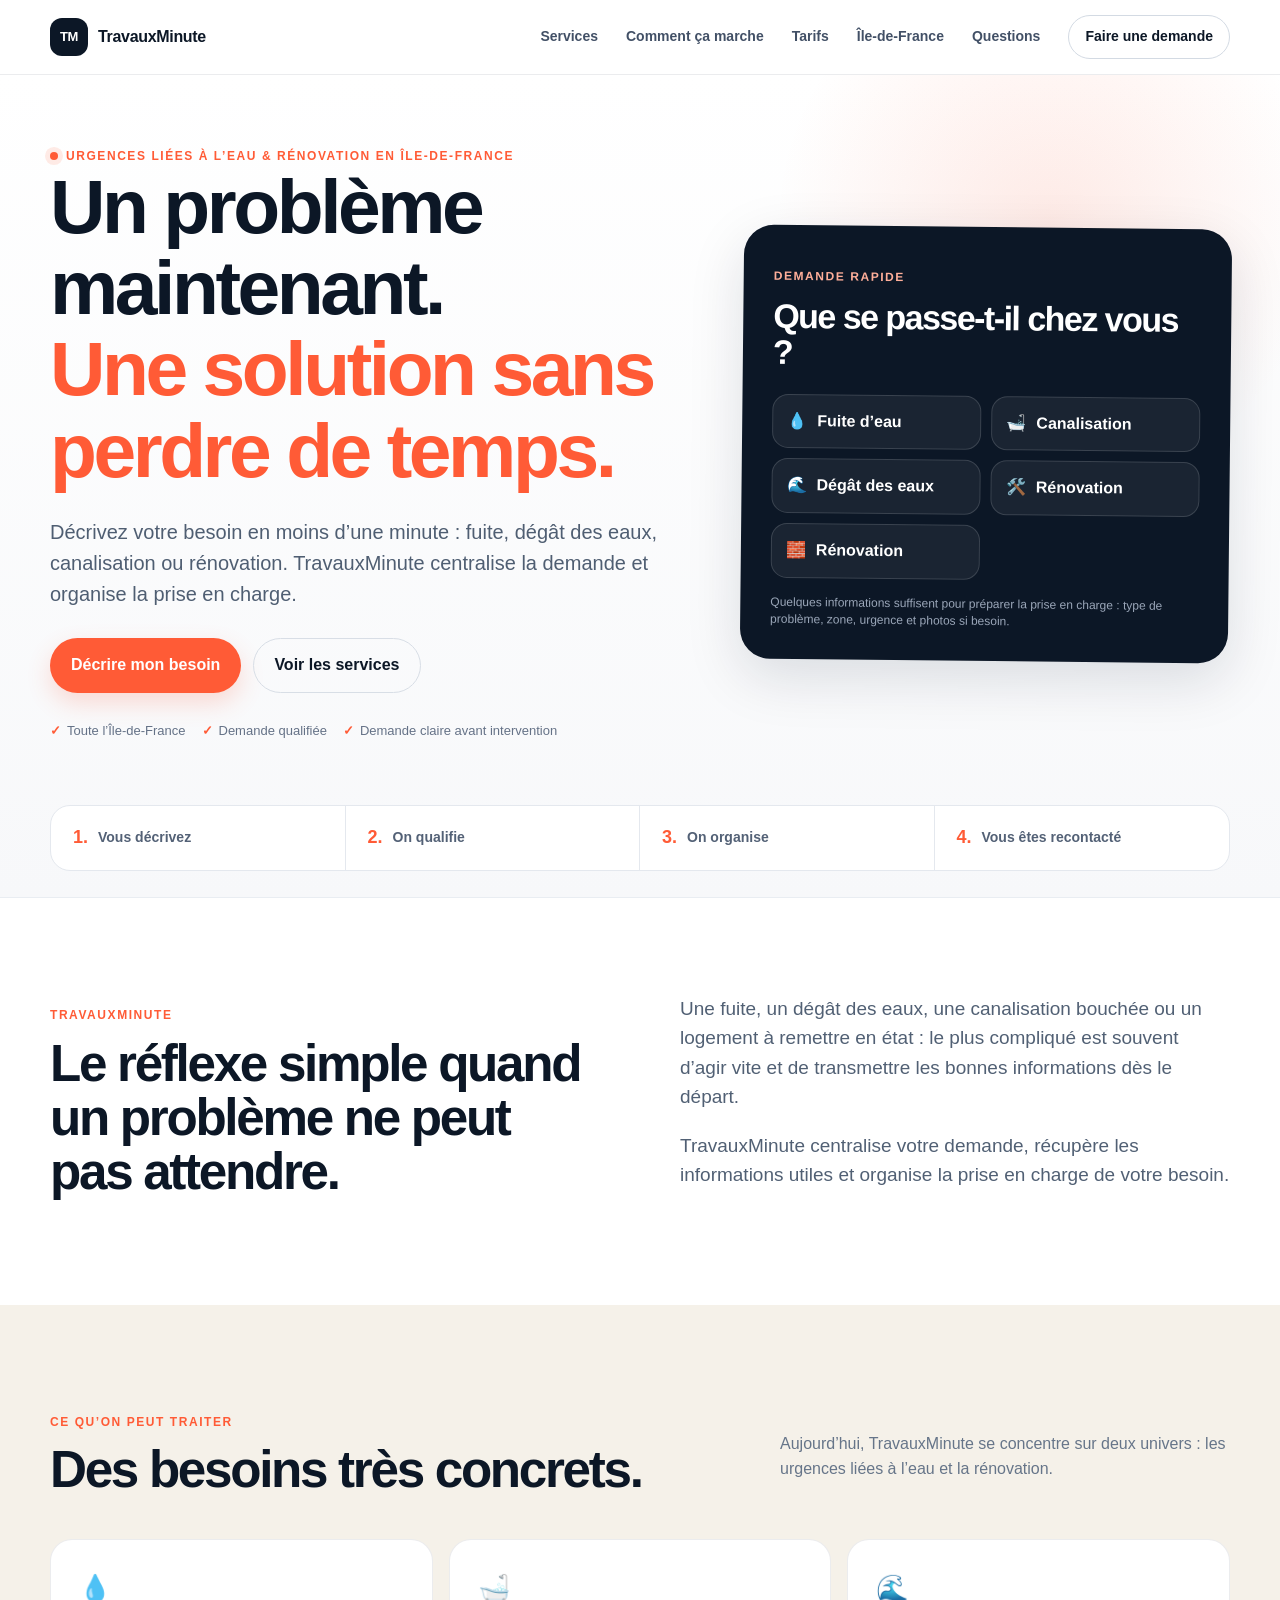
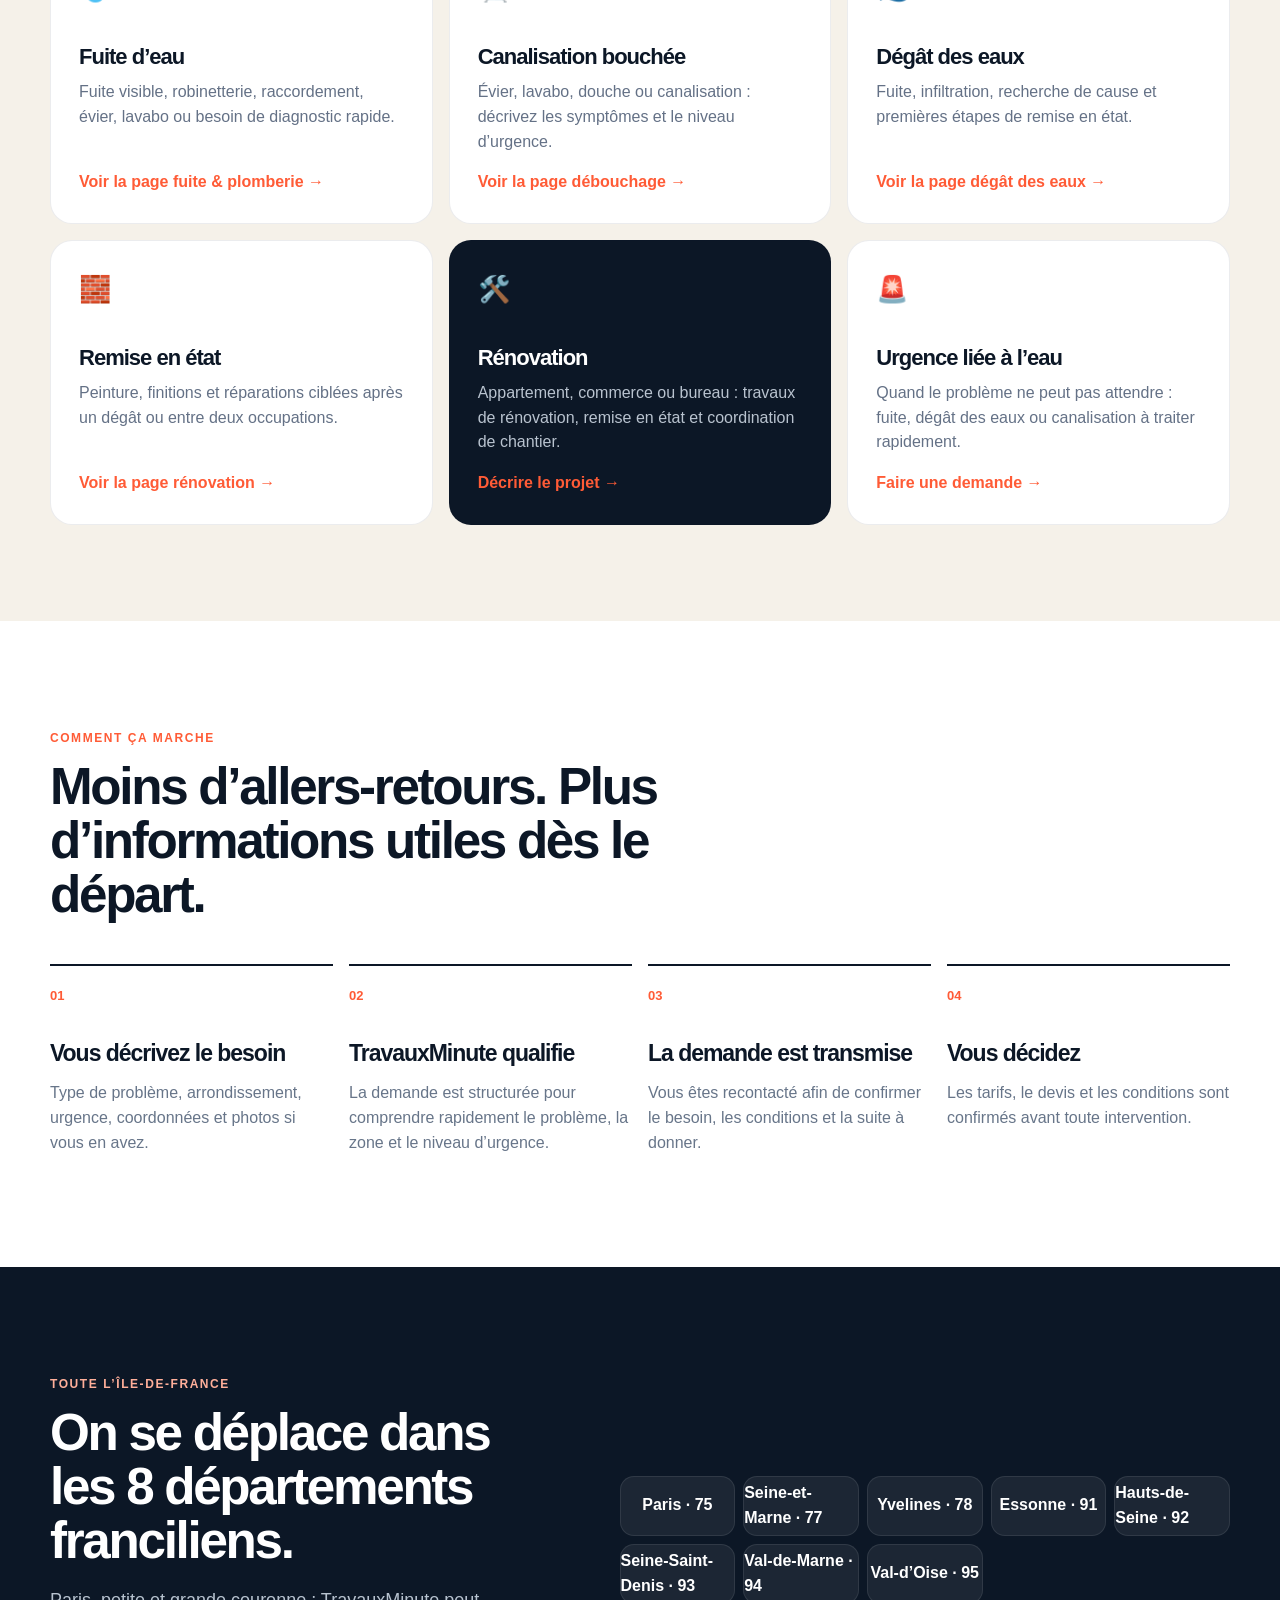
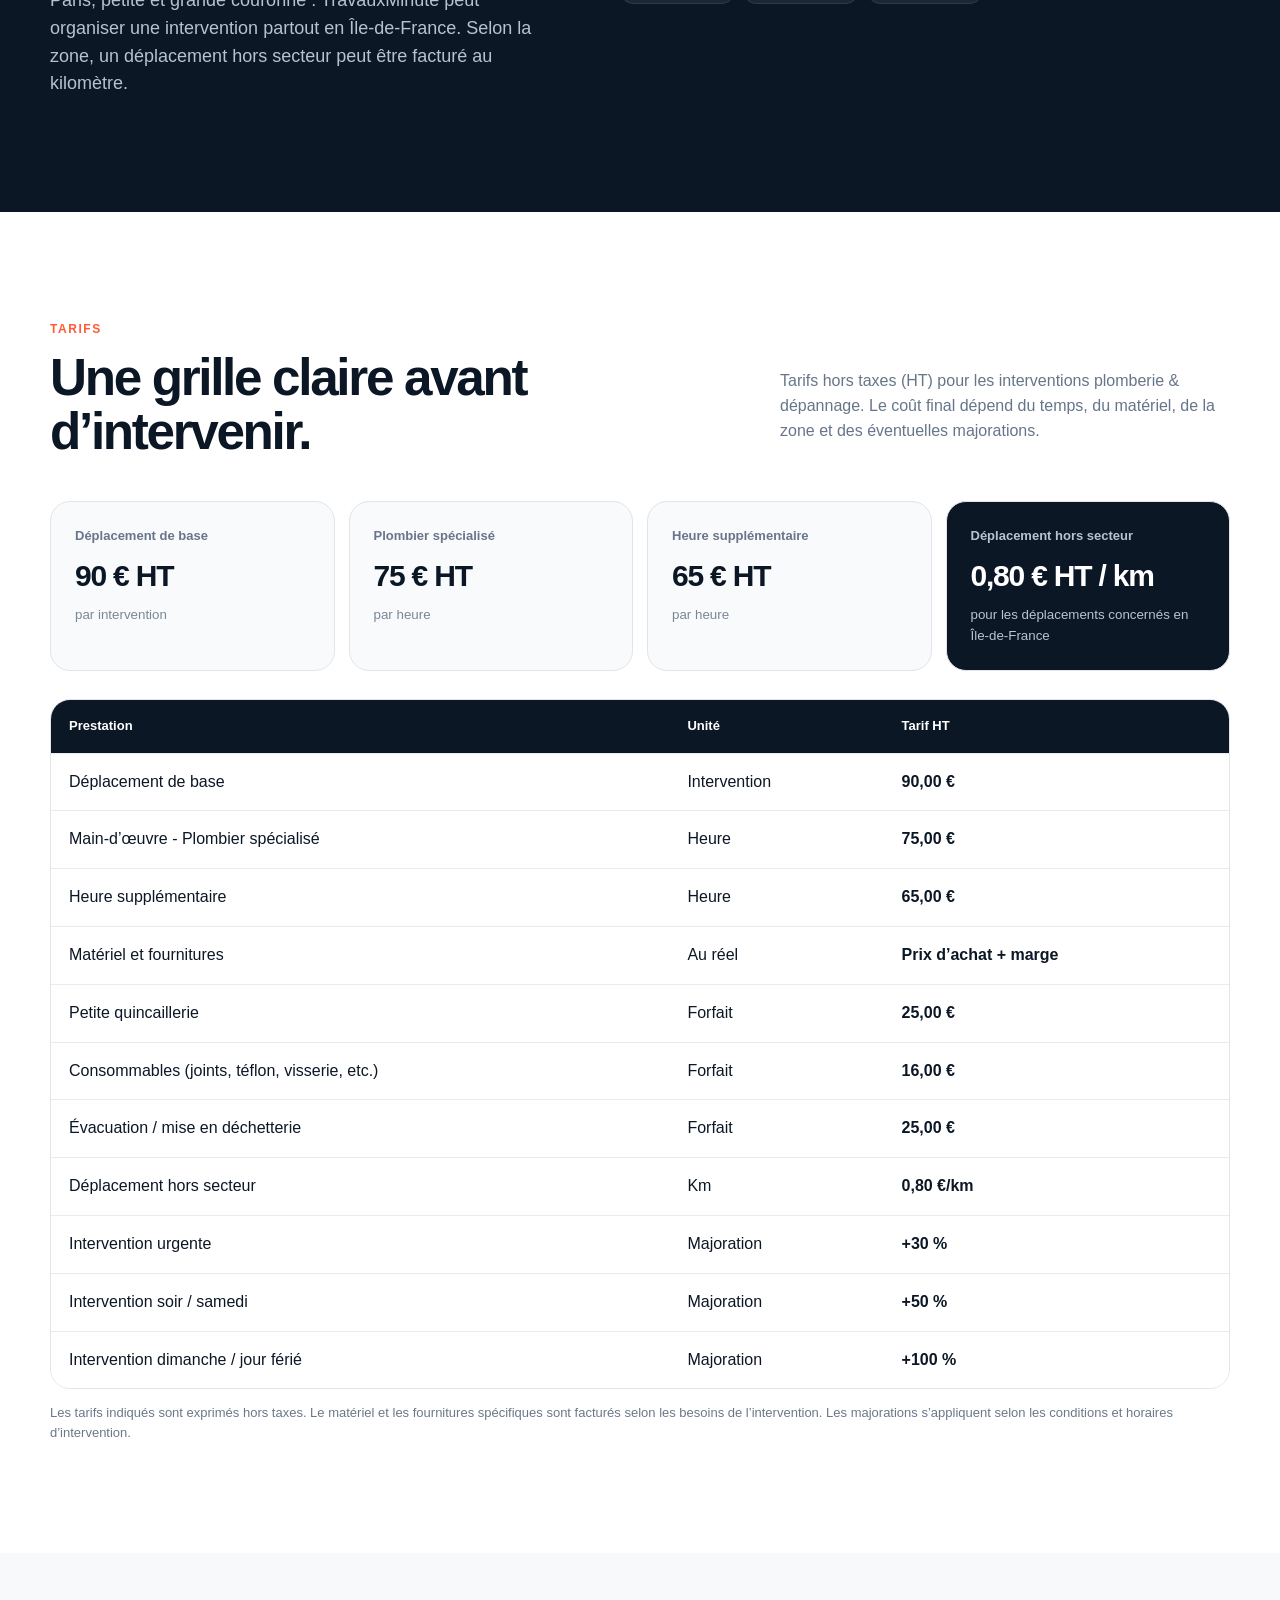
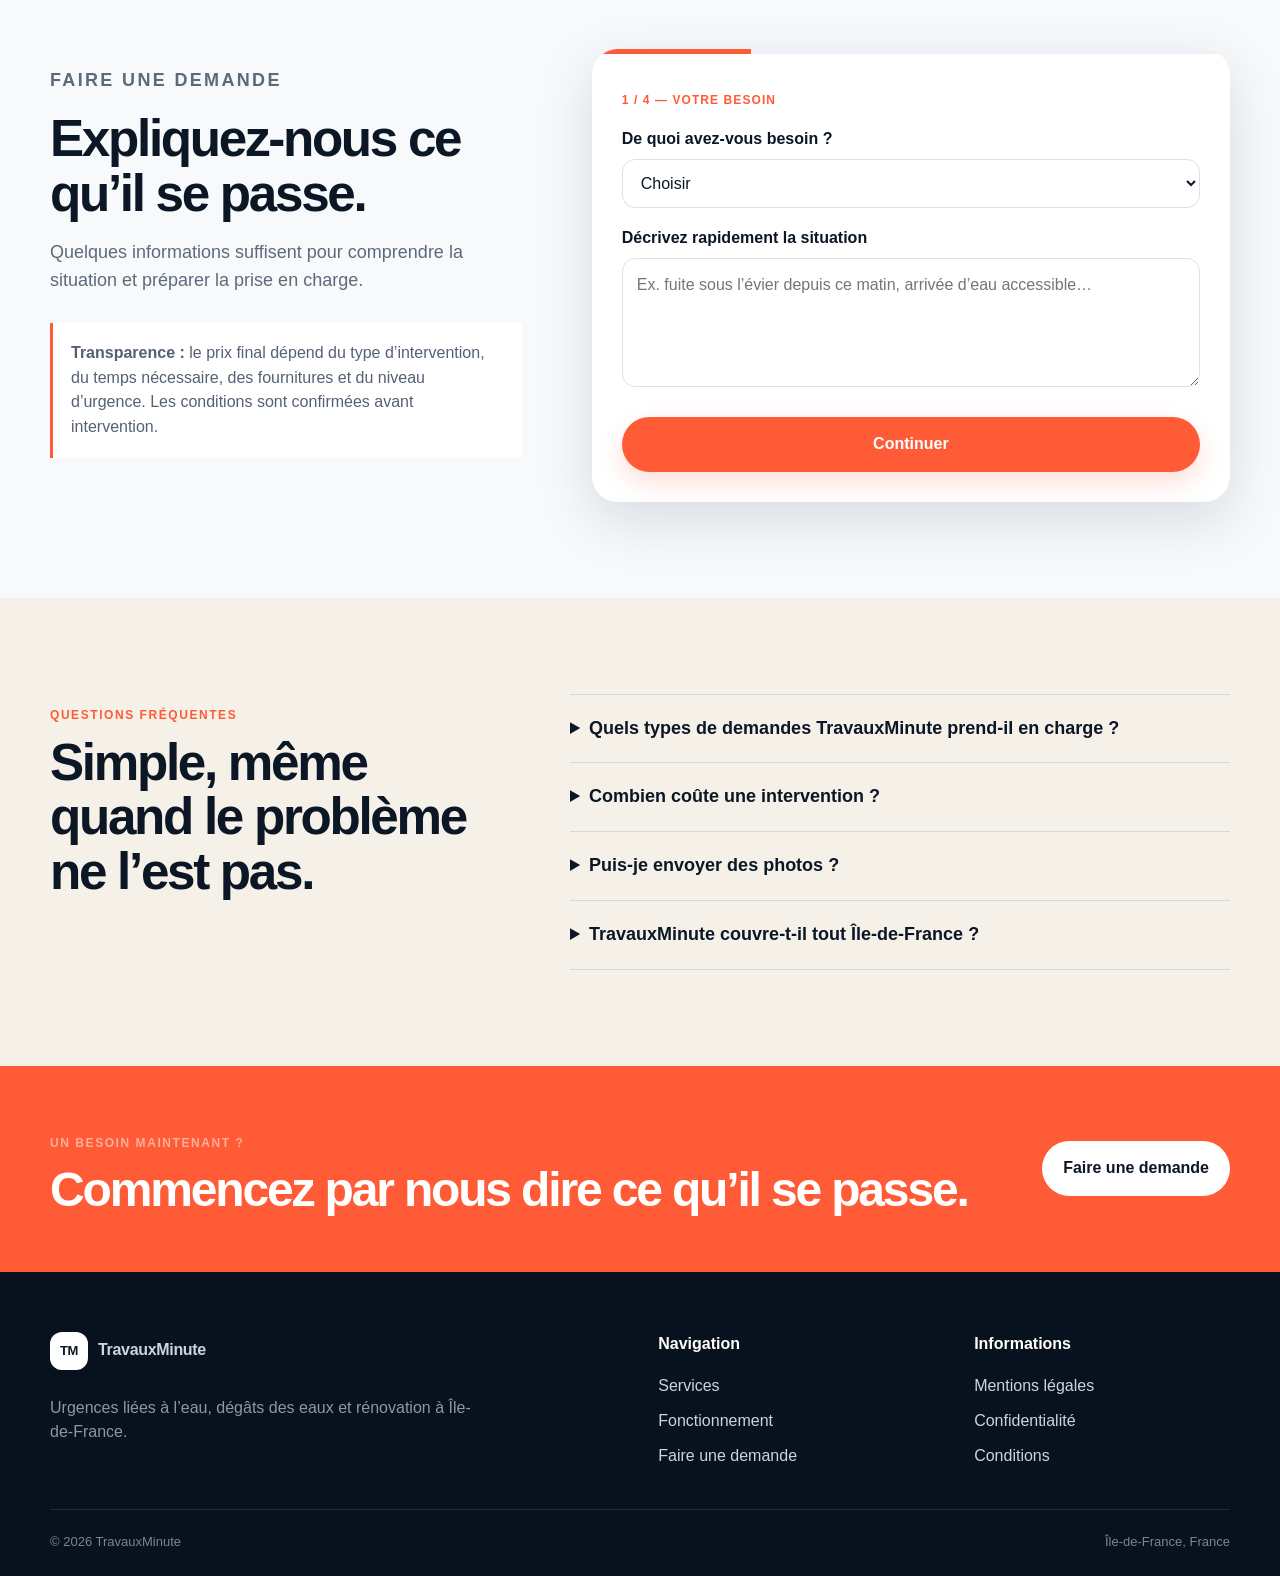
<file: index.html>
<!doctype html>
<html lang="fr">
<head>
  <meta charset="utf-8" />
  <meta name="viewport" content="width=device-width, initial-scale=1" />
  <title>TravauxMinute — Dépannage & travaux urgents à Île-de-France</title>
  <meta name="description" content="TravauxMinute intervient sur les urgences liées à l’eau et les travaux de rénovation dans toute l’Île-de-France." />
  <meta name="robots" content="index,follow" />
  <link rel="canonical" href="https://travauxminute.fr/" />
  <link rel="stylesheet" href="styles.css" />
  <meta name="theme-color" content="#0c1726" />
  <meta property="og:type" content="website" />
  <meta property="og:title" content="TravauxMinute — Un problème maintenant. Une solution sans perdre de temps." />
  <meta property="og:description" content="Décrivez votre besoin en quelques secondes : urgence liée à l’eau, dégât des eaux ou projet de rénovation en Île-de-France." />
  <meta property="og:url" content="https://travauxminute.fr/" />
  <script type="application/ld+json">
  {
    "@context":"https://schema.org",
    "@graph":[
      {
        "@type":"Organization",
        "@id":"https://travauxminute.fr/#organization",
        "name":"TravauxMinute",
        "url":"https://travauxminute.fr/"
      },
      {
        "@type":"WebSite",
        "@id":"https://travauxminute.fr/#website",
        "url":"https://travauxminute.fr/",
        "name":"TravauxMinute",
        "publisher":{"@id":"https://travauxminute.fr/#organization"},
        "inLanguage":"fr-FR"
      },
      {
        "@type":"Service",
        "name":"Urgences liées à l’eau et rénovation à Île-de-France",
        "provider":{"@id":"https://travauxminute.fr/#organization"},
        "areaServed":{"@type":"AdministrativeArea","name":"Île-de-France"},
        "description":"TravauxMinute intervient sur les urgences liées à l’eau, les dégâts des eaux et les travaux de rénovation à Île-de-France."
      }
    ]
  }
  </script>
</head>
<body>
  <a class="skip-link" href="#main">Aller au contenu</a>

  <header class="site-header" id="top">
    <div class="container nav-wrap">
      <a class="brand" href="/" aria-label="TravauxMinute accueil">
        <span class="brand-mark">TM</span>
        <span>TravauxMinute</span>
      </a>
      <nav class="desktop-nav" aria-label="Navigation principale">
        <a href="#services">Services</a>
        <a href="#fonctionnement">Comment ça marche</a>
        <a href="#tarifs">Tarifs</a>
        <a href="#ile-de-france">Île-de-France</a>
        <a href="#faq">Questions</a>
      </nav>
      <a class="btn btn-small btn-outline" href="#demande">Faire une demande</a>
    </div>
  </header>

  <main id="main">
    <section class="hero">
      <div class="hero-grid container">
        <div class="hero-copy">
          <div class="eyebrow"><span class="pulse"></span> Urgences liées à l’eau & rénovation en Île-de-France</div>
          <h1>Un problème maintenant.<br><span>Une solution sans perdre de temps.</span></h1>
          <p class="hero-lead">
            Décrivez votre besoin en moins d’une minute : fuite, dégât des eaux, canalisation ou rénovation. TravauxMinute centralise la demande et organise la prise en charge.
          </p>
          <div class="hero-actions">
            <a class="btn btn-primary" href="#demande">Décrire mon besoin</a>
            <a class="btn btn-ghost" href="#services">Voir les services</a>
          </div>
          <div class="mobile-reassurance">
            <span>✓ Île-de-France</span>
            <span>✓ Tarifs visibles</span>
            <span>✓ Demande en 1 min</span>
          </div>
          <div class="hero-trust">
            <span>Toute l’Île-de-France</span>
            <span>Demande qualifiée</span>
            <span>Demande claire avant intervention</span>
          </div>
        </div>

        <aside class="quick-card" aria-label="Demande rapide">
          <p class="kicker">Demande rapide</p>
          <h2>Que se passe-t-il chez vous ?</h2>
          <div class="issue-grid">
            <button type="button" class="issue-choice" data-service="Fuite d’eau">💧 <span>Fuite d’eau</span></button>
            <button type="button" class="issue-choice" data-service="Canalisation bouchée">🛁 <span>Canalisation</span></button>
            <button type="button" class="issue-choice" data-service="Dégât des eaux">🌊 <span>Dégât des eaux</span></button>
            <button type="button" class="issue-choice" data-service="Petite rénovation">🛠️ <span>Rénovation</span></button>
            <button type="button" class="issue-choice" data-service="Rénovation">🧱 <span>Rénovation</span></button>
          </div>
          <p class="microcopy">Quelques informations suffisent pour préparer la prise en charge : type de problème, zone, urgence et photos si besoin.</p>
        </aside>
      </div>

      <div class="container stat-strip" aria-label="Promesse de service">
        <div><strong>1.</strong><span>Vous décrivez</span></div>
        <div><strong>2.</strong><span>On qualifie</span></div>
        <div><strong>3.</strong><span>On organise</span></div>
        <div><strong>4.</strong><span>Vous êtes recontacté</span></div>
      </div>
    </section>

    <section class="section intro-section">
      <div class="container split-copy">
        <div>
          <p class="kicker">TravauxMinute</p>
          <h2>Le réflexe simple quand un problème ne peut pas attendre.</h2>
        </div>
        <div class="body-large">
          <p>
            Une fuite, un dégât des eaux, une canalisation bouchée ou un logement à remettre en état : le plus compliqué est souvent d’agir vite et de transmettre les bonnes informations dès le départ.
          </p>
          <p>
            TravauxMinute centralise votre demande, récupère les informations utiles et organise la prise en charge de votre besoin.
          </p>
        </div>
      </div>
    </section>

    <section class="section section-alt" id="services">
      <div class="container">
        <div class="section-head">
          <div>
            <p class="kicker">Ce qu’on peut traiter</p>
            <h2>Des besoins très concrets.</h2>
          </div>
          <p>Aujourd’hui, TravauxMinute se concentre sur deux univers : les urgences liées à l’eau et la rénovation.</p>
        </div>

        <div class="service-grid">
          <article class="service-card">
            <div class="service-icon">💧</div>
            <h3>Fuite d’eau</h3>
            <p>Fuite visible, robinetterie, raccordement, évier, lavabo ou besoin de diagnostic rapide.</p>
            <a href="urgence-plomberie-paris.html">Voir la page fuite & plomberie →</a>
          </article>
          <article class="service-card">
            <div class="service-icon">🛁</div>
            <h3>Canalisation bouchée</h3>
            <p>Évier, lavabo, douche ou canalisation : décrivez les symptômes et le niveau d’urgence.</p>
            <a href="debouchage-paris.html">Voir la page débouchage →</a>
          </article>
          <article class="service-card">
            <div class="service-icon">🌊</div>
            <h3>Dégât des eaux</h3>
            <p>Fuite, infiltration, recherche de cause et premières étapes de remise en état.</p>
            <a href="degat-des-eaux-paris.html">Voir la page dégât des eaux →</a>
          </article>
          <article class="service-card">
            <div class="service-icon">🧱</div>
            <h3>Remise en état</h3>
            <p>Peinture, finitions et réparations ciblées après un dégât ou entre deux occupations.</p>
            <a href="renovation-urgente-paris.html">Voir la page rénovation →</a>
          </article>
          <article class="service-card featured">
            <div class="service-icon">🛠️</div>
            <h3>Rénovation</h3>
            <p>Appartement, commerce ou bureau : travaux de rénovation, remise en état et coordination de chantier.</p>
            <a href="renovation-urgente-paris.html">Décrire le projet →</a>
          </article>
          <article class="service-card">
            <div class="service-icon">🚨</div>
            <h3>Urgence liée à l’eau</h3>
            <p>Quand le problème ne peut pas attendre : fuite, dégât des eaux ou canalisation à traiter rapidement.</p>
            <a href="#demande">Faire une demande →</a>
          </article>
        </div>
      </div>
    </section>

    <section class="section" id="fonctionnement">
      <div class="container">
        <div class="section-head narrow">
          <div>
            <p class="kicker">Comment ça marche</p>
            <h2>Moins d’allers-retours. Plus d’informations utiles dès le départ.</h2>
          </div>
        </div>

        <div class="steps">
          <article>
            <span class="step-number">01</span>
            <h3>Vous décrivez le besoin</h3>
            <p>Type de problème, arrondissement, urgence, coordonnées et photos si vous en avez.</p>
          </article>
          <article>
            <span class="step-number">02</span>
            <h3>TravauxMinute qualifie</h3>
            <p>La demande est structurée pour comprendre rapidement le problème, la zone et le niveau d’urgence.</p>
          </article>
          <article>
            <span class="step-number">03</span>
            <h3>La demande est transmise</h3>
            <p>Vous êtes recontacté afin de confirmer le besoin, les conditions et la suite à donner.</p>
          </article>
          <article>
            <span class="step-number">04</span>
            <h3>Vous décidez</h3>
            <p>Les tarifs, le devis et les conditions sont confirmés avant toute intervention.</p>
          </article>
        </div>
      </div>
    </section>

    <section class="section dark-section" id="ile-de-france">
      <div class="container paris-grid">
        <div>
          <p class="kicker light">Toute l’Île-de-France</p>
          <h2>On se déplace dans les 8 départements franciliens.</h2>
          <p class="light-copy">
            Paris, petite et grande couronne : TravauxMinute peut organiser une intervention partout en Île-de-France.
            Selon la zone, un déplacement hors secteur peut être facturé au kilomètre.
          </p>
        </div>
        <div class="districts">
          <span>Paris · 75</span>
          <span>Seine-et-Marne · 77</span>
          <span>Yvelines · 78</span>
          <span>Essonne · 91</span>
          <span>Hauts-de-Seine · 92</span>
          <span>Seine-Saint-Denis · 93</span>
          <span>Val-de-Marne · 94</span>
          <span>Val-d’Oise · 95</span>
        </div>
      </div>
    </section>

    
    <section class="section pricing-section" id="tarifs">
      <div class="container">
        <div class="section-head">
          <div>
            <p class="kicker">Tarifs</p>
            <h2>Une grille claire avant d’intervenir.</h2>
          </div>
          <p>Tarifs hors taxes (HT) pour les interventions plomberie & dépannage. Le coût final dépend du temps, du matériel, de la zone et des éventuelles majorations.</p>
        </div>

        <div class="pricing-grid">
          <div class="price-card">
            <span class="price-label">Déplacement de base</span>
            <strong>90 € HT</strong>
            <small>par intervention</small>
          </div>
          <div class="price-card">
            <span class="price-label">Plombier spécialisé</span>
            <strong>75 € HT</strong>
            <small>par heure</small>
          </div>
          <div class="price-card">
            <span class="price-label">Heure supplémentaire</span>
            <strong>65 € HT</strong>
            <small>par heure</small>
          </div>
          <div class="price-card highlight">
            <span class="price-label">Déplacement hors secteur</span>
            <strong>0,80 € HT / km</strong>
            <small>pour les déplacements concernés en Île-de-France</small>
          </div>
        </div>

        <div class="pricing-table-wrap">
          <table class="pricing-table">
            <thead>
              <tr><th>Prestation</th><th>Unité</th><th>Tarif HT</th></tr>
            </thead>
            <tbody>
              <tr><td>Déplacement de base</td><td>Intervention</td><td>90,00 €</td></tr>
              <tr><td>Main-d’œuvre - Plombier spécialisé</td><td>Heure</td><td>75,00 €</td></tr>
              <tr><td>Heure supplémentaire</td><td>Heure</td><td>65,00 €</td></tr>
              <tr><td>Matériel et fournitures</td><td>Au réel</td><td>Prix d’achat + marge</td></tr>
              <tr><td>Petite quincaillerie</td><td>Forfait</td><td>25,00 €</td></tr>
              <tr><td>Consommables (joints, téflon, visserie, etc.)</td><td>Forfait</td><td>16,00 €</td></tr>
              <tr><td>Évacuation / mise en déchetterie</td><td>Forfait</td><td>25,00 €</td></tr>
              <tr><td>Déplacement hors secteur</td><td>Km</td><td>0,80 €/km</td></tr>
              <tr><td>Intervention urgente</td><td>Majoration</td><td>+30 %</td></tr>
              <tr><td>Intervention soir / samedi</td><td>Majoration</td><td>+50 %</td></tr>
              <tr><td>Intervention dimanche / jour férié</td><td>Majoration</td><td>+100 %</td></tr>
            </tbody>
          </table>
        </div>

        <p class="pricing-note">
          Les tarifs indiqués sont exprimés hors taxes. Le matériel et les fournitures spécifiques sont facturés selon les besoins de l’intervention.
          Les majorations s’appliquent selon les conditions et horaires d’intervention.
        </p>
      </div>
    </section>

    <section class="section request-section" id="demande">
      <div class="container request-grid">
        <div class="request-copy">
          <p class="kicker">Faire une demande</p>
          <h2>Expliquez-nous ce qu’il se passe.</h2>
          <p>
            Quelques informations suffisent pour comprendre la situation et préparer la prise en charge.
          </p>
          <div class="privacy-note">
            <strong>Transparence :</strong> le prix final dépend du type d’intervention, du temps nécessaire, des fournitures et du niveau d’urgence. Les conditions sont confirmées avant intervention.
          </div>
        </div>

        <form class="lead-form" id="leadForm" novalidate>
          <div class="form-progress"><span id="progressBar"></span></div>

          <section class="form-step active" data-step="1">
            <p class="form-label">1 / 4 — Votre besoin</p><p class="form-mobile-hint">30 secondes suffisent pour commencer.</p>
            <label for="service">De quoi avez-vous besoin ?</label>
            <select id="service" name="service" required>
              <option value="">Choisir</option>
              <option>Fuite d’eau</option>
              <option>Canalisation bouchée</option>
              <option>Dégât des eaux</option>
              <option>Remise en état</option>
              <option>Petite rénovation</option>
              <option>Autre besoin lié à l’eau</option>
            </select>
            <label for="description">Décrivez rapidement la situation</label>
            <textarea id="description" name="description" rows="4" placeholder="Ex. fuite sous l’évier depuis ce matin, arrivée d’eau accessible…" required></textarea>
            <button type="button" class="btn btn-primary next-step">Continuer</button>
          </section>

          <section class="form-step" data-step="2">
            <p class="form-label">2 / 4 — Où et quand ?</p>
            <label for="postal">Code postal en Île-de-France</label>
            <input id="postal" name="postal" inputmode="numeric" pattern="(75|77|78|91|92|93|94|95)[0-9]{3}" placeholder="75011, 92100, 78000…" required />
            <label for="urgency">Niveau d’urgence</label>
            <select id="urgency" name="urgency" required>
              <option value="">Choisir</option>
              <option>Maintenant / dès que possible</option>
              <option>Aujourd’hui</option>
              <option>Dans les prochains jours</option>
              <option>Je planifie un projet</option>
            </select>
            <div class="form-actions">
              <button type="button" class="btn btn-ghost prev-step">Retour</button>
              <button type="button" class="btn btn-primary next-step">Continuer</button>
            </div>
          </section>

          <section class="form-step" data-step="3">
            <p class="form-label">3 / 4 — Vos coordonnées</p>
            <label for="name">Prénom</label>
            <input id="name" name="name" autocomplete="given-name" required />
            <label for="phone">Téléphone</label>
            <input id="phone" name="phone" autocomplete="tel" inputmode="tel" placeholder="06 00 00 00 00" required />
            <label for="email">E-mail <span class="muted">(optionnel)</span></label>
            <input id="email" name="email" autocomplete="email" type="email" placeholder="vous@email.fr" />
            <div class="form-actions">
              <button type="button" class="btn btn-ghost prev-step">Retour</button>
              <button type="button" class="btn btn-primary next-step">Continuer</button>
            </div>
          </section>

          <section class="form-step" data-step="4">
            <p class="form-label">4 / 4 — Confirmation</p>
            <div class="summary-box" id="summaryBox"></div>
            <label class="check-row">
              <input type="checkbox" name="consent" required />
              <span>J’accepte que mes informations soient utilisées pour traiter ma demande.</span>
            </label>
            <div class="form-actions">
              <button type="button" class="btn btn-ghost prev-step">Retour</button>
              <button type="submit" class="btn btn-primary">Envoyer ma demande</button>
            </div>
            <p class="microcopy">À connecter à votre CRM / e-mail avant mise en production.</p>
          </section>

          <section class="form-success" aria-live="polite">
            <div class="success-icon">✓</div>
            <h3>Demande enregistrée.</h3>
            <p>Dans cette maquette, aucun envoi réel n’est effectué. Il faut connecter le formulaire au CRM choisi avant publication.</p>
          </section>
        </form>
      </div>
    </section>

    <section class="section section-alt" id="faq">
      <div class="container faq-wrap">
        <div>
          <p class="kicker">Questions fréquentes</p>
          <h2>Simple, même quand le problème ne l’est pas.</h2>
        </div>
        <div class="faq-list">
          <details>
            <summary>Quels types de demandes TravauxMinute prend-il en charge ?</summary>
            <p>À ce stade, TravauxMinute se concentre sur les urgences liées à l’eau, les dégâts des eaux, les débouchages, la remise en état et les projets de rénovation.</p>
          </details>
          <details>
            <summary>Combien coûte une intervention ?</summary>
            <p>La grille démarre à 90 € HT de déplacement, auxquels s’ajoutent notamment 75 € HT pour la première heure de main-d’œuvre spécialisée. Le matériel, les fournitures, la zone et les majorations éventuelles peuvent faire évoluer le prix final.</p>
          </details>
          <details>
            <summary>Puis-je envoyer des photos ?</summary>
            <p>Oui. Dans la version de production, le formulaire peut permettre d’ajouter plusieurs photos afin d’aider à qualifier la demande.</p>
          </details>
          <details>
            <summary>TravauxMinute couvre-t-il tout Île-de-France ?</summary>
            <p>Le service est actuellement pensé pour Île-de-France.</p>
          </details>
        </div>
      </div>
    </section>

    <section class="cta-band">
      <div class="container cta-band-inner">
        <div>
          <p class="kicker light">Un besoin maintenant ?</p>
          <h2>Commencez par nous dire ce qu’il se passe.</h2>
        </div>
        <a class="btn btn-white" href="#demande">Faire une demande</a>
      </div>
    </section>
  </main>


  <div class="mobile-action-bar" aria-label="Actions rapides">
    <a href="#demande" class="mobile-action secondary-action">
      <span>💧</span>
      <strong>Urgence eau</strong>
    </a>
    <a href="renovation-urgente-paris.html" class="mobile-action primary-action">
      <span>🛠️</span>
      <strong>Rénovation</strong>
    </a>
  </div>

  <footer class="site-footer">
    <div class="container footer-grid">
      <div>
        <a class="brand footer-brand" href="/">
          <span class="brand-mark">TM</span>
          <span>TravauxMinute</span>
        </a>
        <p>Urgences liées à l’eau, dégâts des eaux et rénovation à Île-de-France.</p>
      </div>
      <div>
        <strong>Navigation</strong>
        <a href="#services">Services</a>
        <a href="#fonctionnement">Fonctionnement</a>
        <a href="#demande">Faire une demande</a>
      </div>
      <div>
        <strong>Informations</strong>
        <a href="mentions-legales.html">Mentions légales</a>
        <a href="confidentialite.html">Confidentialité</a>
        <a href="conditions.html">Conditions</a>
      </div>
    </div>
    <div class="container footer-bottom">
      <span>© 2026 TravauxMinute</span>
      <span>Île-de-France, France</span>
    </div>
  </footer>

  <script src="script.js"></script>
</body>
</html>
</file>
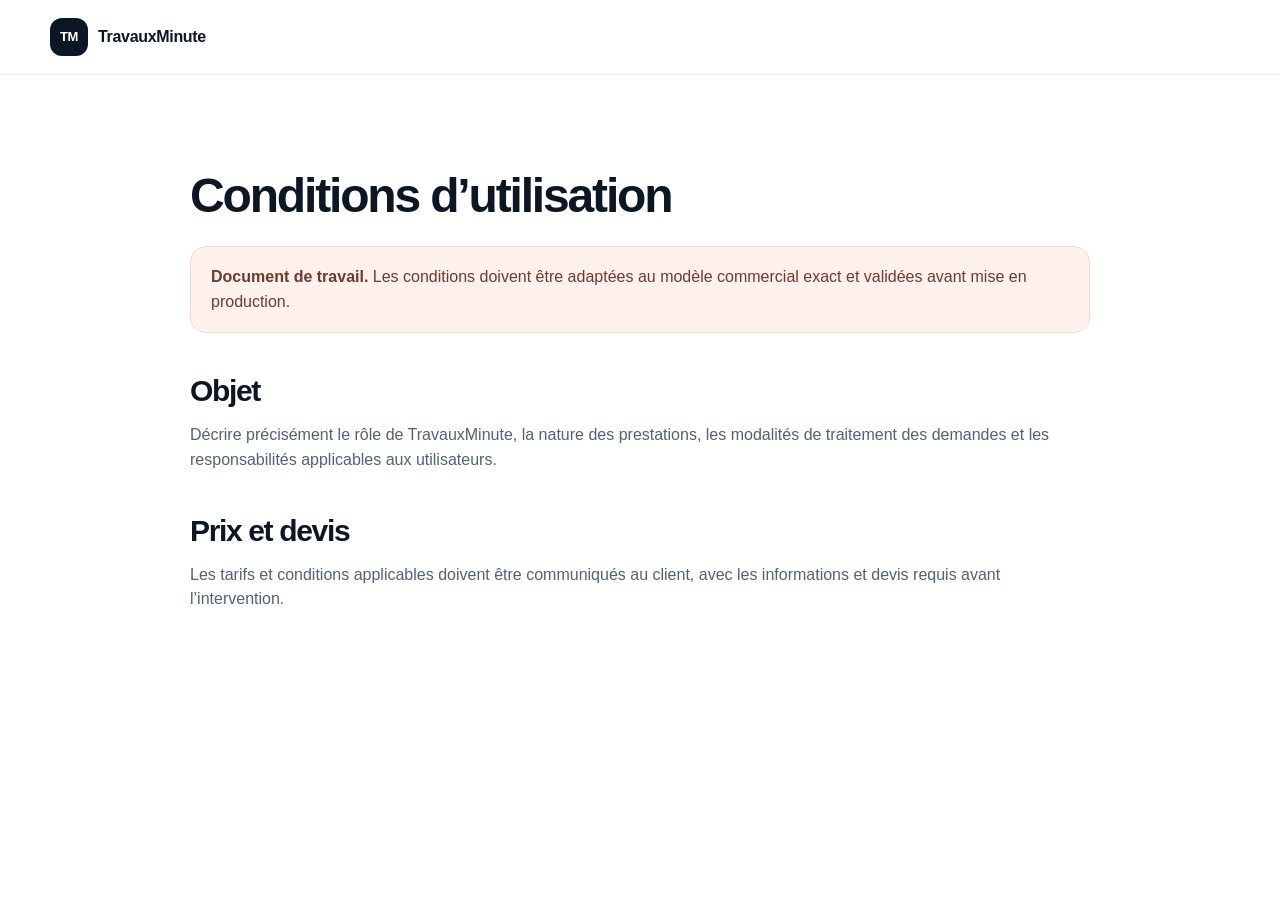
<file: conditions.html>
<!doctype html><html lang="fr"><head><meta charset="utf-8"><meta name="viewport" content="width=device-width,initial-scale=1"><title>Conditions d’utilisation | TravauxMinute</title><link rel="stylesheet" href="styles.css"></head><body><header class="site-header"><div class="container nav-wrap"><a class="brand" href="index.html"><span class="brand-mark">TM</span><span>TravauxMinute</span></a></div></header><main><section class="section"><div class="container legal"><h1>Conditions d’utilisation</h1>
<div class="notice"><strong>Document de travail.</strong> Les conditions doivent être adaptées au modèle commercial exact et validées avant mise en production.</div>
<h2>Objet</h2><p>Décrire précisément le rôle de TravauxMinute, la nature des prestations, les modalités de traitement des demandes et les responsabilités applicables aux utilisateurs.</p>
<h2>Prix et devis</h2><p>Les tarifs et conditions applicables doivent être communiqués au client, avec les informations et devis requis avant l’intervention.</p>
</div></section></main></body></html>
</file>
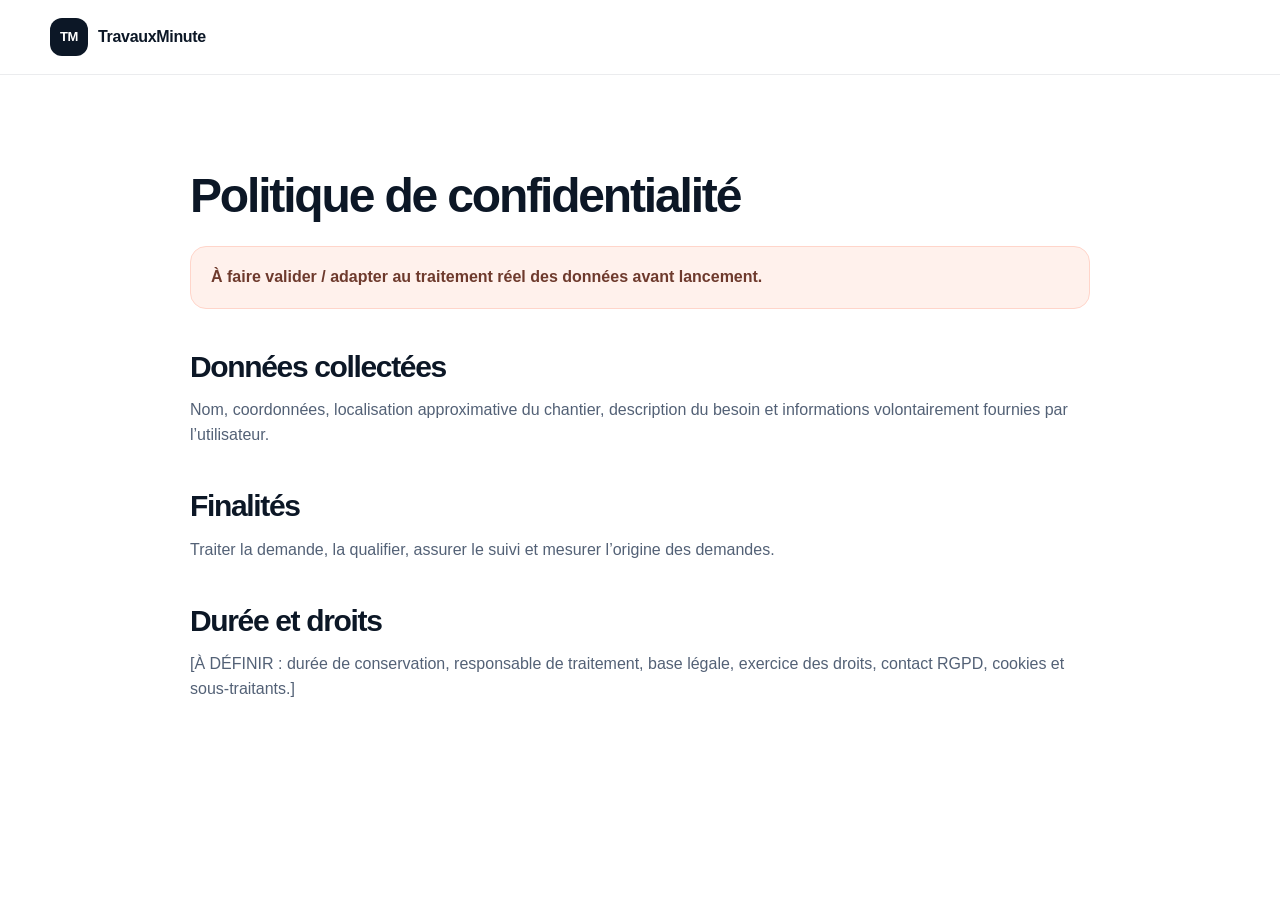
<file: confidentialite.html>
<!doctype html><html lang="fr"><head><meta charset="utf-8"><meta name="viewport" content="width=device-width,initial-scale=1"><title>Politique de confidentialité | TravauxMinute</title><link rel="stylesheet" href="styles.css"></head><body><header class="site-header"><div class="container nav-wrap"><a class="brand" href="index.html"><span class="brand-mark">TM</span><span>TravauxMinute</span></a></div></header><main><section class="section"><div class="container legal"><h1>Politique de confidentialité</h1>
<div class="notice"><strong>À faire valider / adapter au traitement réel des données avant lancement.</strong></div>
<h2>Données collectées</h2><p>Nom, coordonnées, localisation approximative du chantier, description du besoin et informations volontairement fournies par l’utilisateur.</p>
<h2>Finalités</h2><p>Traiter la demande, la qualifier, assurer le suivi et mesurer l’origine des demandes.</p>
<h2>Durée et droits</h2><p>[À DÉFINIR : durée de conservation, responsable de traitement, base légale, exercice des droits, contact RGPD, cookies et sous-traitants.]</p>
</div></section></main></body></html>
</file>
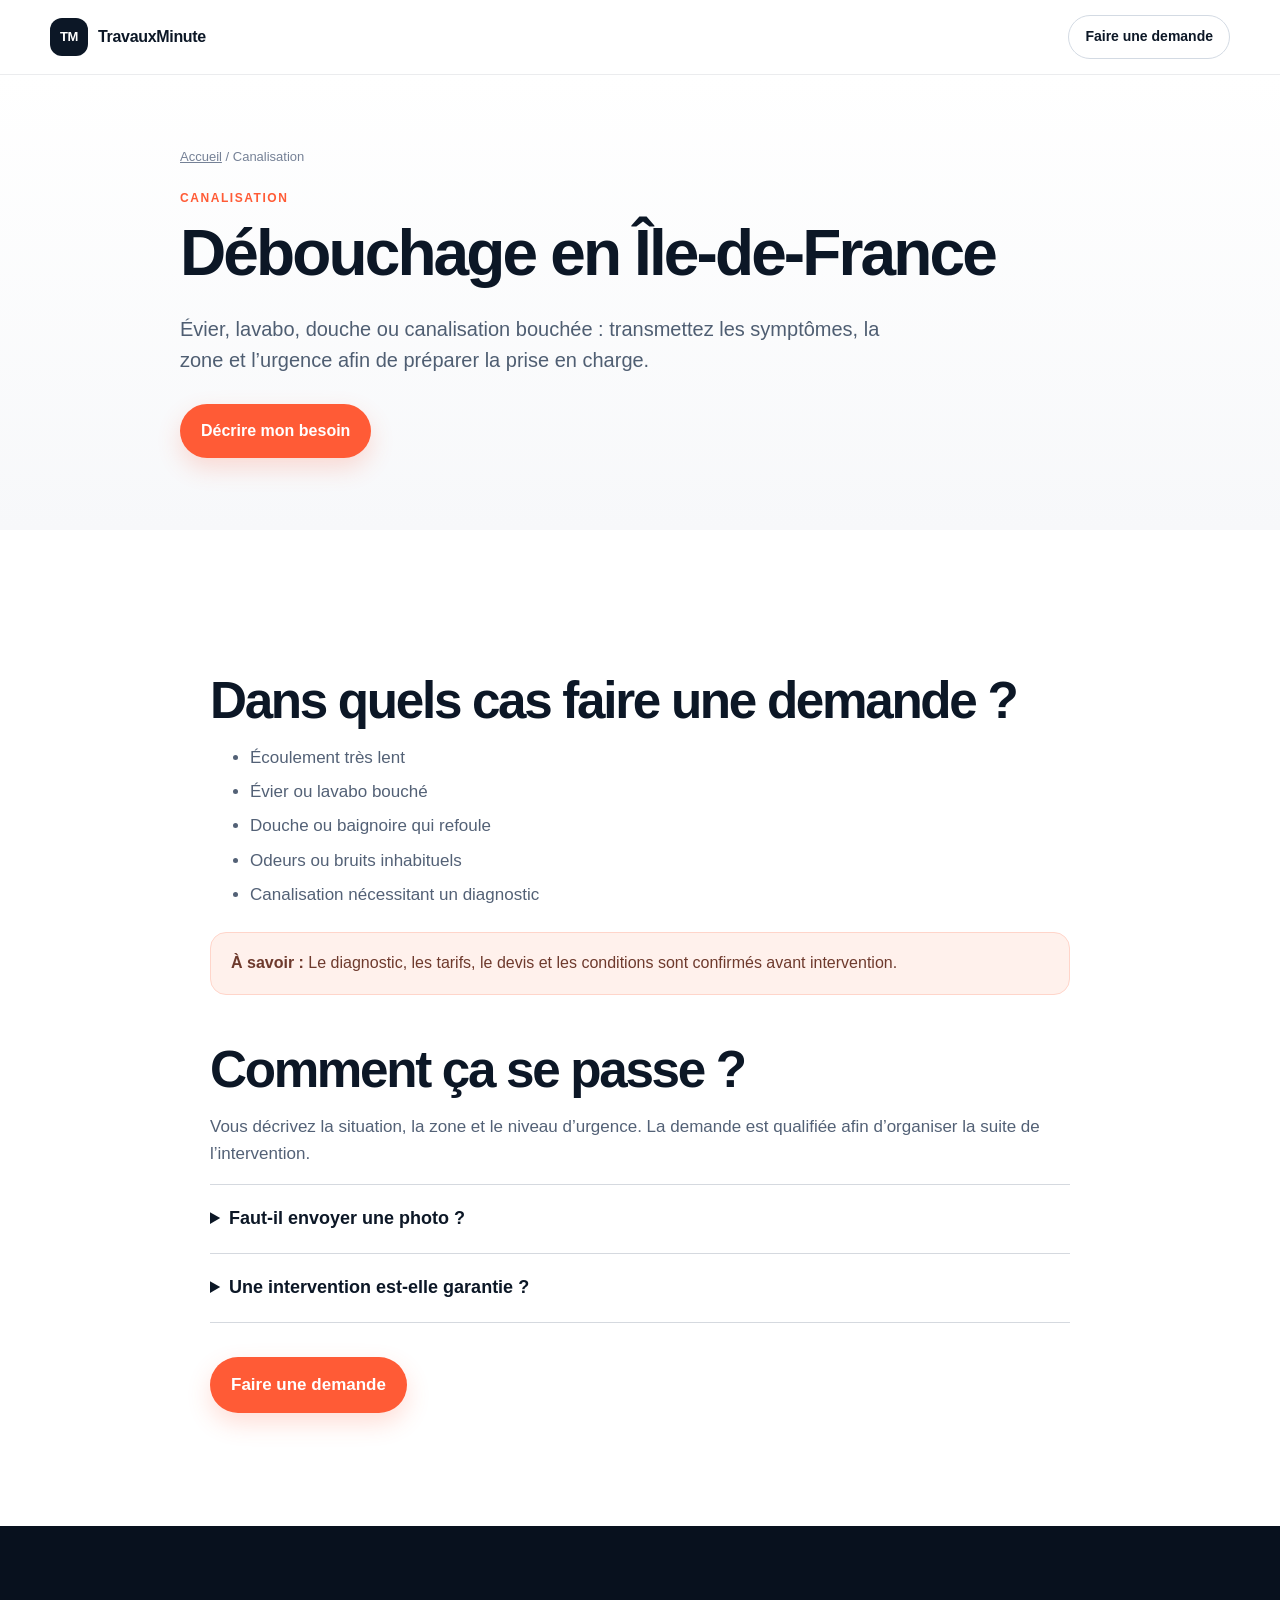
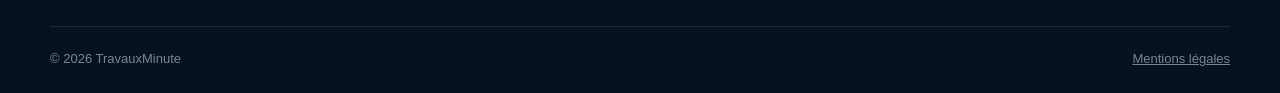
<file: debouchage-paris.html>
<!doctype html>
<html lang="fr">
<head>
  <meta charset="utf-8"><meta name="viewport" content="width=device-width,initial-scale=1">
  <title>Débouchage en Île-de-France | TravauxMinute</title>
  <meta name="description" content="Évier, lavabo, douche ou canalisation bouchée : transmettez les symptômes, la zone et l’urgence afin de préparer la prise en charge.">
  <link rel="stylesheet" href="styles.css">
  <link rel="canonical" href="https://travauxminute.fr/debouchage-paris.html">
</head>
<body>
<header class="site-header"><div class="container nav-wrap">
  <a class="brand" href="index.html"><span class="brand-mark">TM</span><span>TravauxMinute</span></a>
  <a class="btn btn-small btn-outline" href="index.html#demande">Faire une demande</a>
</div></header>
<main>
<section class="inner-hero">
  <div class="container">
    <div class="breadcrumbs"><a href="index.html">Accueil</a> / Canalisation</div>
    <p class="kicker">Canalisation</p>
    <h1>Débouchage en Île-de-France</h1>
    <p class="hero-lead">Évier, lavabo, douche ou canalisation bouchée : transmettez les symptômes, la zone et l’urgence afin de préparer la prise en charge.</p>
    <a class="btn btn-primary" href="index.html#demande">Décrire mon besoin</a>
  </div>
</section>
<section class="section">
  <div class="container content-wrap">
    <h2>Dans quels cas faire une demande ?</h2>
    <ul><li>Écoulement très lent</li>
<li>Évier ou lavabo bouché</li>
<li>Douche ou baignoire qui refoule</li>
<li>Odeurs ou bruits inhabituels</li>
<li>Canalisation nécessitant un diagnostic</li></ul>
    <div class="notice"><strong>À savoir :</strong> Le diagnostic, les tarifs, le devis et les conditions sont confirmés avant intervention.</div>
    <h2>Comment ça se passe ?</h2>
    <p>Vous décrivez la situation, la zone et le niveau d’urgence. La demande est qualifiée afin d’organiser la suite de l’intervention.</p>
    <div class="faq-list"><details><summary>Faut-il envoyer une photo ?</summary><p>Ce n’est pas obligatoire, mais une photo peut aider à mieux qualifier la situation.</p></details>
<details><summary>Une intervention est-elle garantie ?</summary><p>La prise en charge dépend du type de besoin, de la zone et des disponibilités au moment de la demande.</p></details></div>
    <p style="margin-top:34px"><a class="btn btn-primary" href="index.html#demande">Faire une demande</a></p>
  </div>
</section>
</main>
<footer class="site-footer"><div class="container footer-bottom"><span>© 2026 TravauxMinute</span><a href="mentions-legales.html">Mentions légales</a></div></footer>
</body></html>
</file>
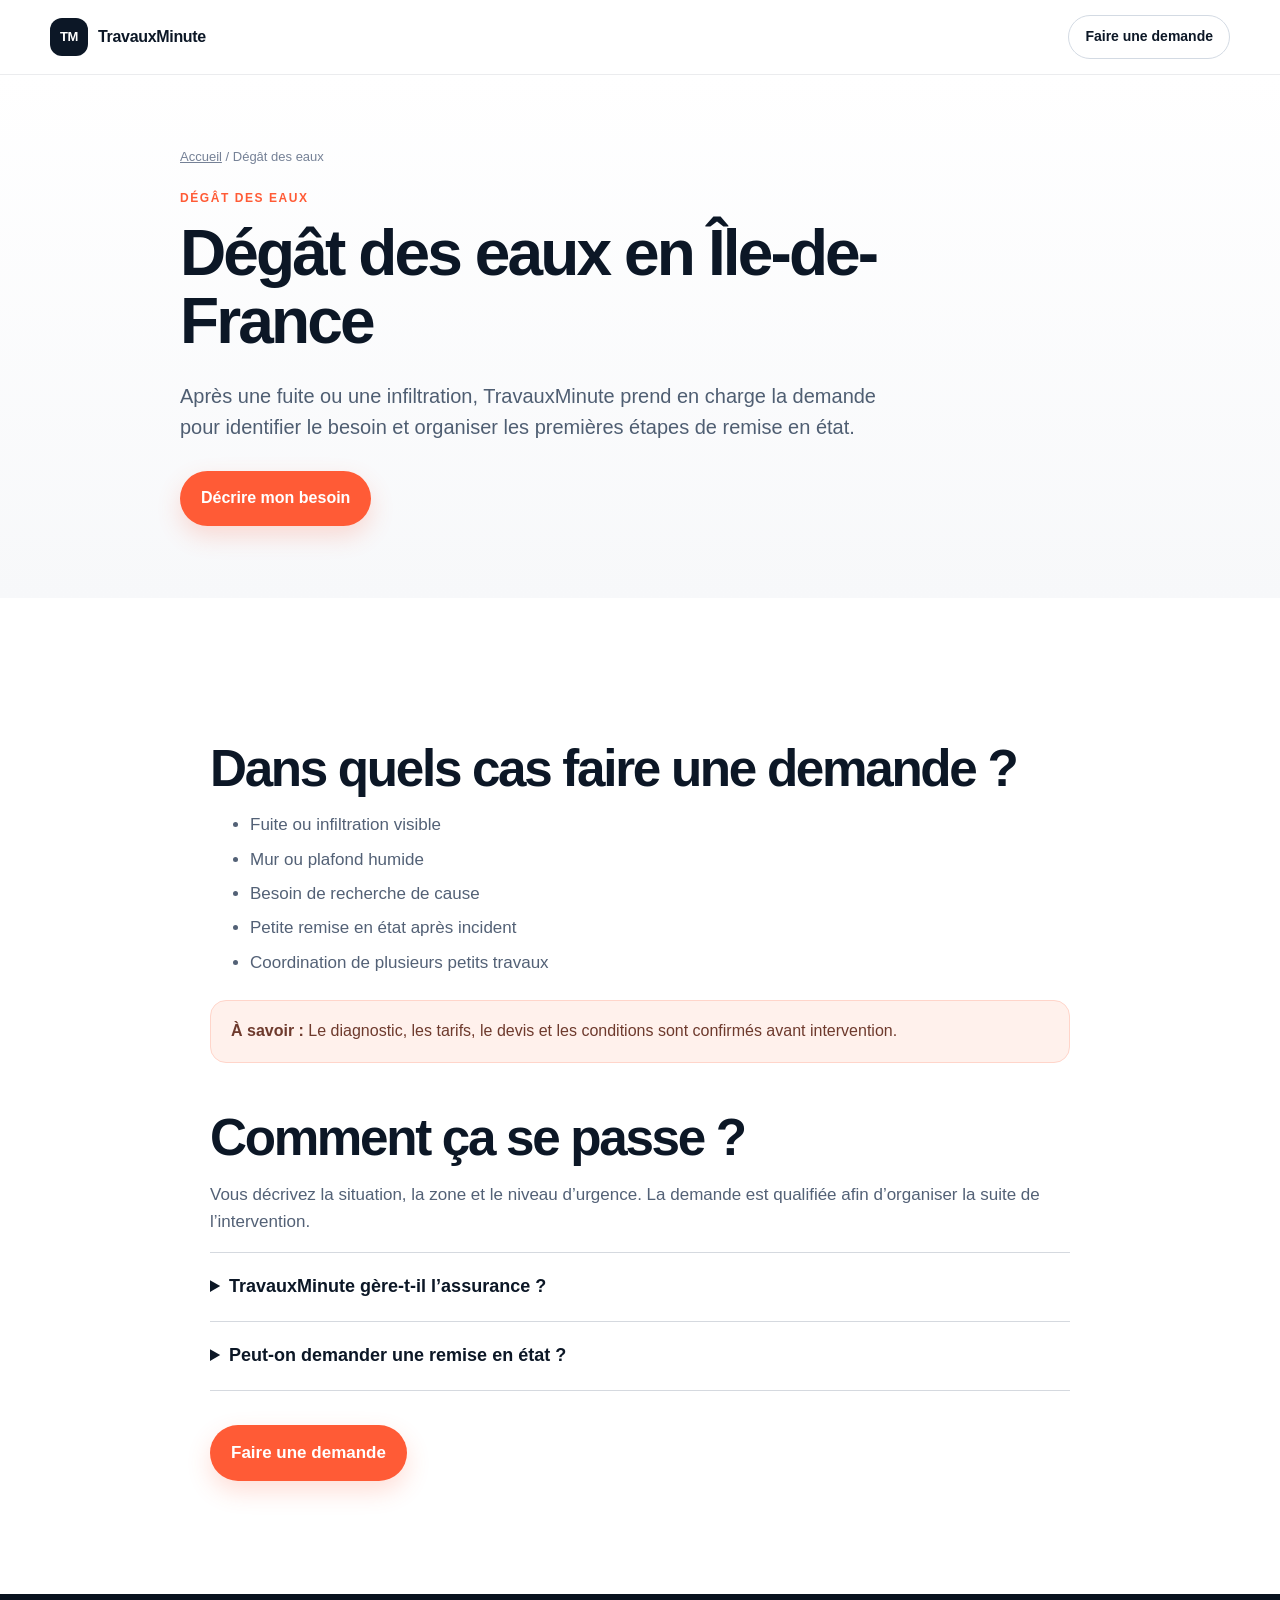
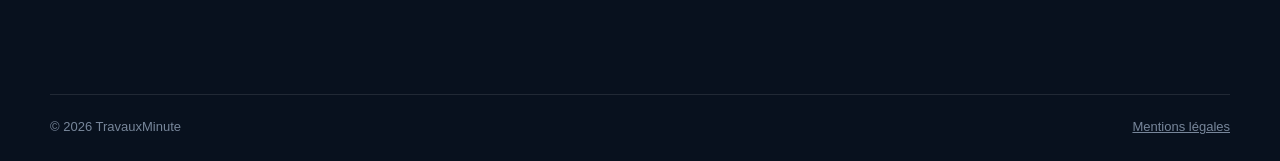
<file: degat-des-eaux-paris.html>
<!doctype html>
<html lang="fr">
<head>
  <meta charset="utf-8"><meta name="viewport" content="width=device-width,initial-scale=1">
  <title>Dégât des eaux en Île-de-France | TravauxMinute</title>
  <meta name="description" content="Après une fuite ou une infiltration, TravauxMinute prend en charge la demande pour identifier le besoin et organiser les premières étapes de remise en état.">
  <link rel="stylesheet" href="styles.css">
  <link rel="canonical" href="https://travauxminute.fr/degat-des-eaux-paris.html">
</head>
<body>
<header class="site-header"><div class="container nav-wrap">
  <a class="brand" href="index.html"><span class="brand-mark">TM</span><span>TravauxMinute</span></a>
  <a class="btn btn-small btn-outline" href="index.html#demande">Faire une demande</a>
</div></header>
<main>
<section class="inner-hero">
  <div class="container">
    <div class="breadcrumbs"><a href="index.html">Accueil</a> / Dégât des eaux</div>
    <p class="kicker">Dégât des eaux</p>
    <h1>Dégât des eaux en Île-de-France</h1>
    <p class="hero-lead">Après une fuite ou une infiltration, TravauxMinute prend en charge la demande pour identifier le besoin et organiser les premières étapes de remise en état.</p>
    <a class="btn btn-primary" href="index.html#demande">Décrire mon besoin</a>
  </div>
</section>
<section class="section">
  <div class="container content-wrap">
    <h2>Dans quels cas faire une demande ?</h2>
    <ul><li>Fuite ou infiltration visible</li>
<li>Mur ou plafond humide</li>
<li>Besoin de recherche de cause</li>
<li>Petite remise en état après incident</li>
<li>Coordination de plusieurs petits travaux</li></ul>
    <div class="notice"><strong>À savoir :</strong> Le diagnostic, les tarifs, le devis et les conditions sont confirmés avant intervention.</div>
    <h2>Comment ça se passe ?</h2>
    <p>Vous décrivez la situation, la zone et le niveau d’urgence. La demande est qualifiée afin d’organiser la suite de l’intervention.</p>
    <div class="faq-list"><details><summary>TravauxMinute gère-t-il l’assurance ?</summary><p>Non. Les démarches d’assurance restent à la charge du client.</p></details>
<details><summary>Peut-on demander une remise en état ?</summary><p>Oui, selon le périmètre du chantier et la disponibilité des partenaires.</p></details></div>
    <p style="margin-top:34px"><a class="btn btn-primary" href="index.html#demande">Faire une demande</a></p>
  </div>
</section>
</main>
<footer class="site-footer"><div class="container footer-bottom"><span>© 2026 TravauxMinute</span><a href="mentions-legales.html">Mentions légales</a></div></footer>
</body></html>
</file>
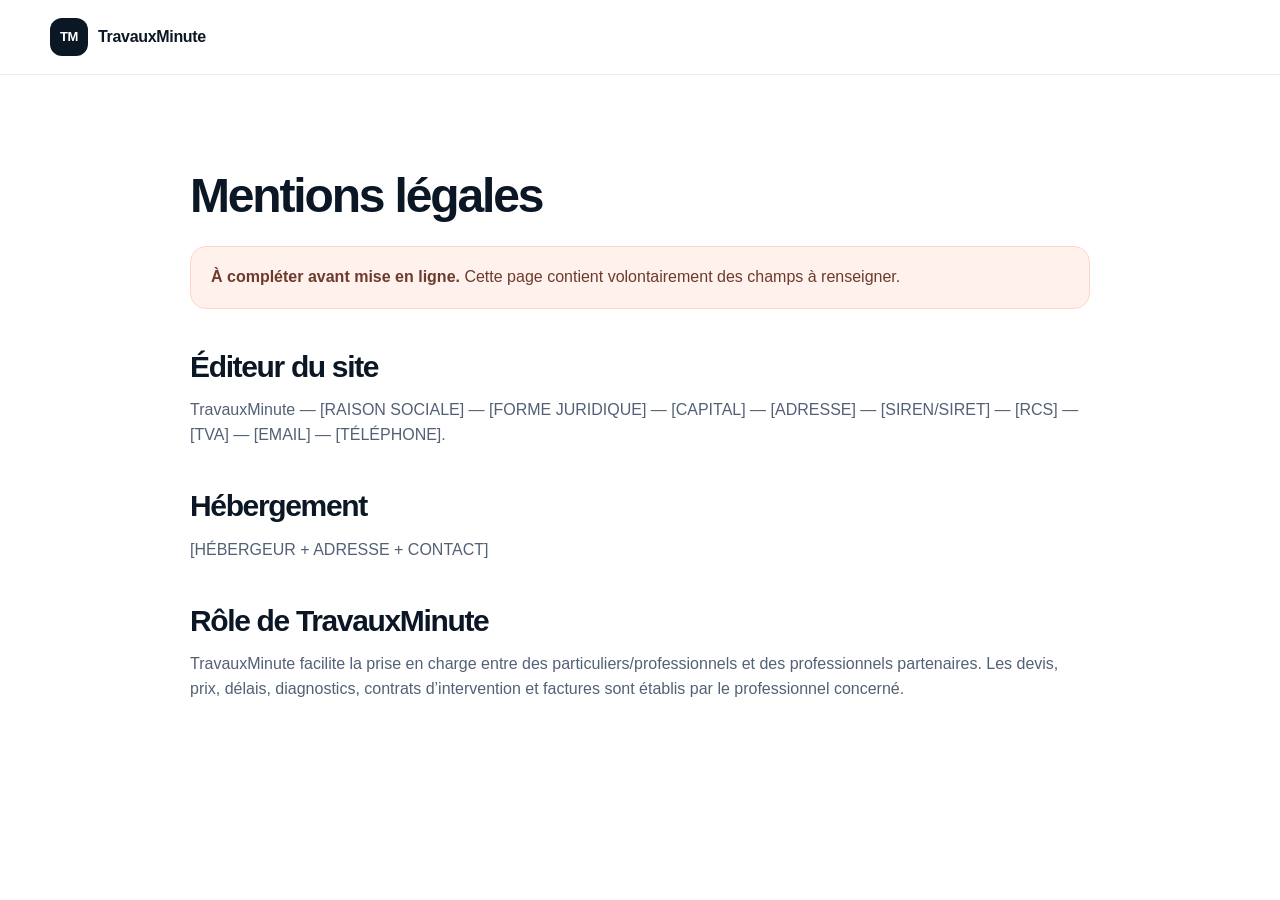
<file: mentions-legales.html>
<!doctype html><html lang="fr"><head><meta charset="utf-8"><meta name="viewport" content="width=device-width,initial-scale=1"><title>Mentions légales | TravauxMinute</title><link rel="stylesheet" href="styles.css"></head><body><header class="site-header"><div class="container nav-wrap"><a class="brand" href="index.html"><span class="brand-mark">TM</span><span>TravauxMinute</span></a></div></header><main><section class="section"><div class="container legal"><h1>Mentions légales</h1>
<div class="notice"><strong>À compléter avant mise en ligne.</strong> Cette page contient volontairement des champs à renseigner.</div>
<h2>Éditeur du site</h2>
<p>TravauxMinute — [RAISON SOCIALE] — [FORME JURIDIQUE] — [CAPITAL] — [ADRESSE] — [SIREN/SIRET] — [RCS] — [TVA] — [EMAIL] — [TÉLÉPHONE].</p>
<h2>Hébergement</h2>
<p>[HÉBERGEUR + ADRESSE + CONTACT]</p>
<h2>Rôle de TravauxMinute</h2>
<p>TravauxMinute facilite la prise en charge entre des particuliers/professionnels et des professionnels partenaires. Les devis, prix, délais, diagnostics, contrats d’intervention et factures sont établis par le professionnel concerné.</p>
</div></section></main></body></html>
</file>
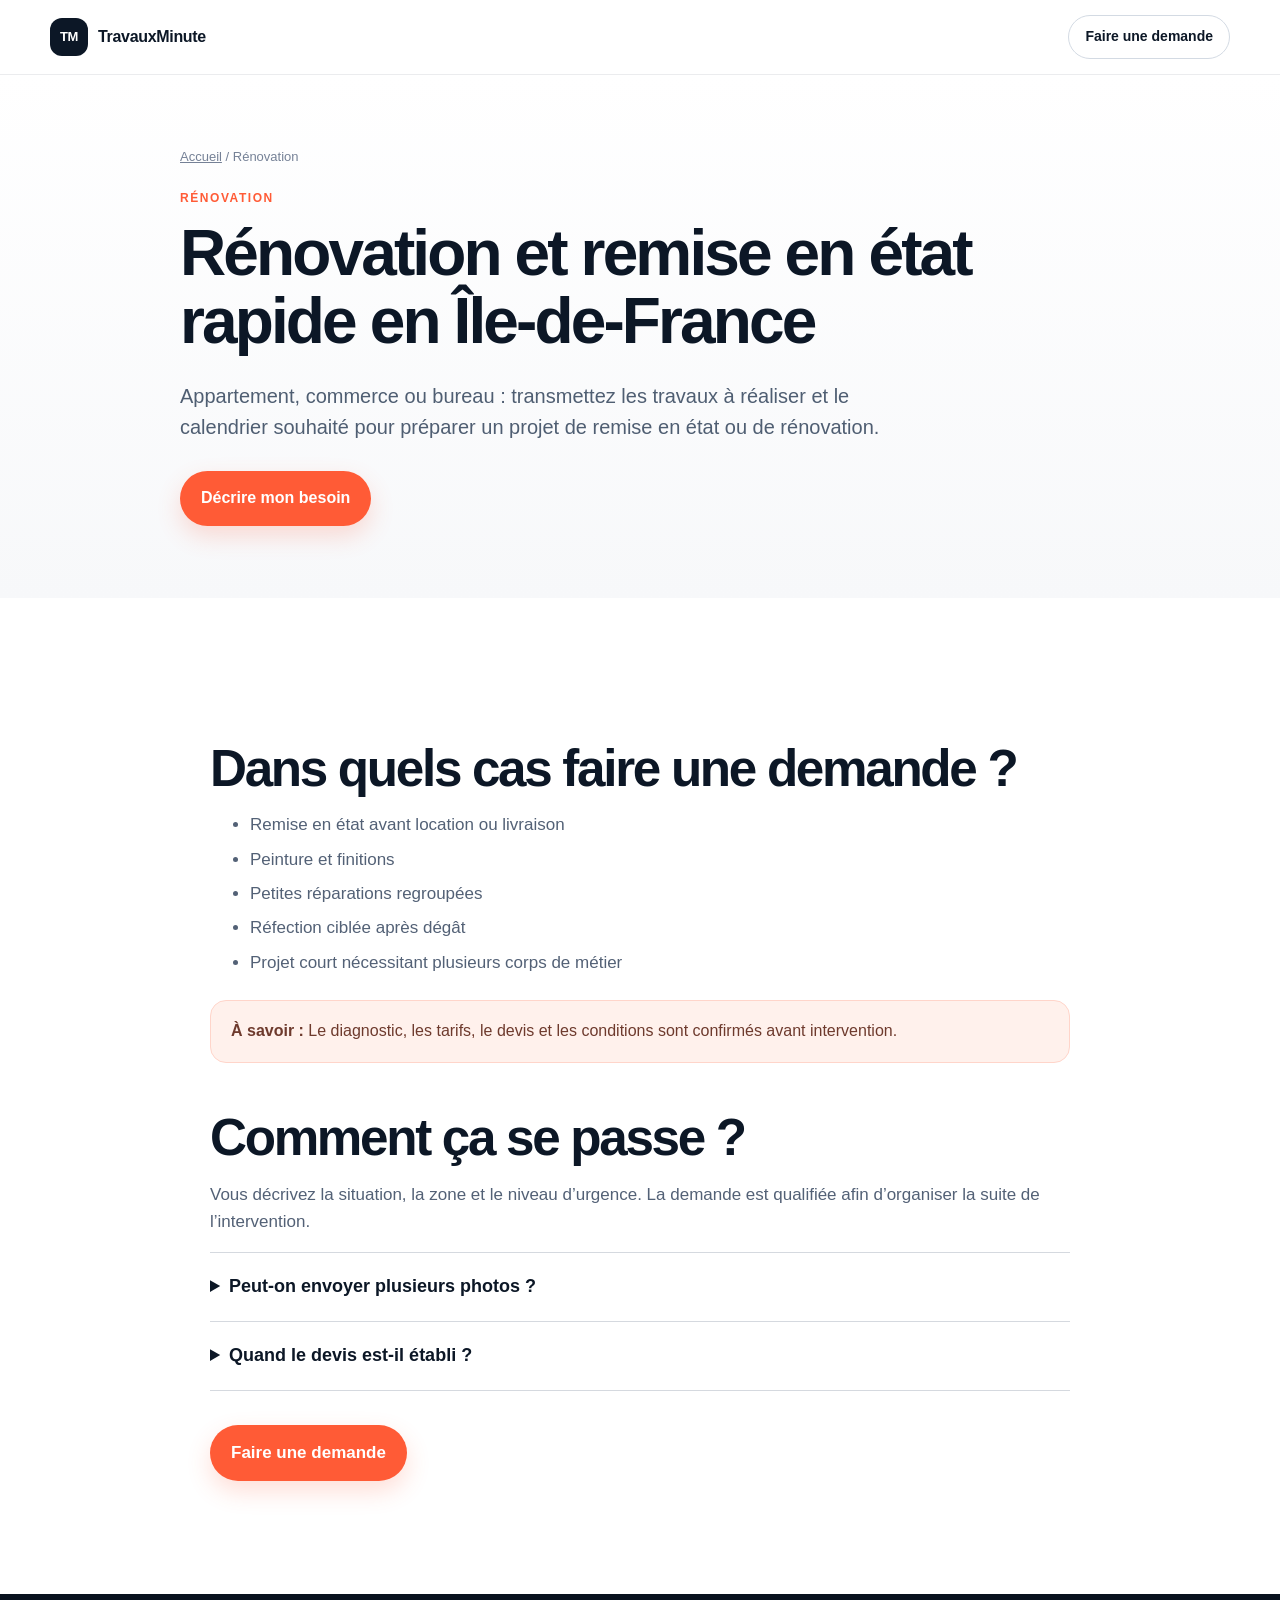
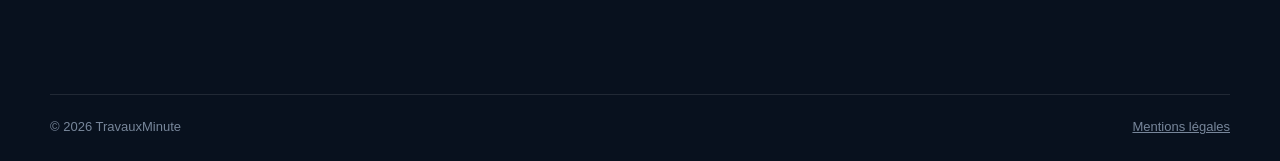
<file: renovation-urgente-paris.html>
<!doctype html>
<html lang="fr">
<head>
  <meta charset="utf-8"><meta name="viewport" content="width=device-width,initial-scale=1">
  <title>Rénovation et remise en état rapide en Île-de-France | TravauxMinute</title>
  <meta name="description" content="Appartement, commerce ou bureau : transmettez les travaux à réaliser et le calendrier souhaité pour préparer un projet de remise en état ou de rénovation.">
  <link rel="stylesheet" href="styles.css">
  <link rel="canonical" href="https://travauxminute.fr/renovation-urgente-paris.html">
</head>
<body>
<header class="site-header"><div class="container nav-wrap">
  <a class="brand" href="index.html"><span class="brand-mark">TM</span><span>TravauxMinute</span></a>
  <a class="btn btn-small btn-outline" href="index.html#demande">Faire une demande</a>
</div></header>
<main>
<section class="inner-hero">
  <div class="container">
    <div class="breadcrumbs"><a href="index.html">Accueil</a> / Rénovation</div>
    <p class="kicker">Rénovation</p>
    <h1>Rénovation et remise en état rapide en Île-de-France</h1>
    <p class="hero-lead">Appartement, commerce ou bureau : transmettez les travaux à réaliser et le calendrier souhaité pour préparer un projet de remise en état ou de rénovation.</p>
    <a class="btn btn-primary" href="index.html#demande">Décrire mon besoin</a>
  </div>
</section>
<section class="section">
  <div class="container content-wrap">
    <h2>Dans quels cas faire une demande ?</h2>
    <ul><li>Remise en état avant location ou livraison</li>
<li>Peinture et finitions</li>
<li>Petites réparations regroupées</li>
<li>Réfection ciblée après dégât</li>
<li>Projet court nécessitant plusieurs corps de métier</li></ul>
    <div class="notice"><strong>À savoir :</strong> Le diagnostic, les tarifs, le devis et les conditions sont confirmés avant intervention.</div>
    <h2>Comment ça se passe ?</h2>
    <p>Vous décrivez la situation, la zone et le niveau d’urgence. La demande est qualifiée afin d’organiser la suite de l’intervention.</p>
    <div class="faq-list"><details><summary>Peut-on envoyer plusieurs photos ?</summary><p>Oui, la version de production du formulaire pourra accepter plusieurs photos et documents.</p></details>
<details><summary>Quand le devis est-il établi ?</summary><p>Le devis est établi après qualification du besoin et avant l’intervention lorsque cela est requis.</p></details></div>
    <p style="margin-top:34px"><a class="btn btn-primary" href="index.html#demande">Faire une demande</a></p>
  </div>
</section>
</main>
<footer class="site-footer"><div class="container footer-bottom"><span>© 2026 TravauxMinute</span><a href="mentions-legales.html">Mentions légales</a></div></footer>
</body></html>
</file>
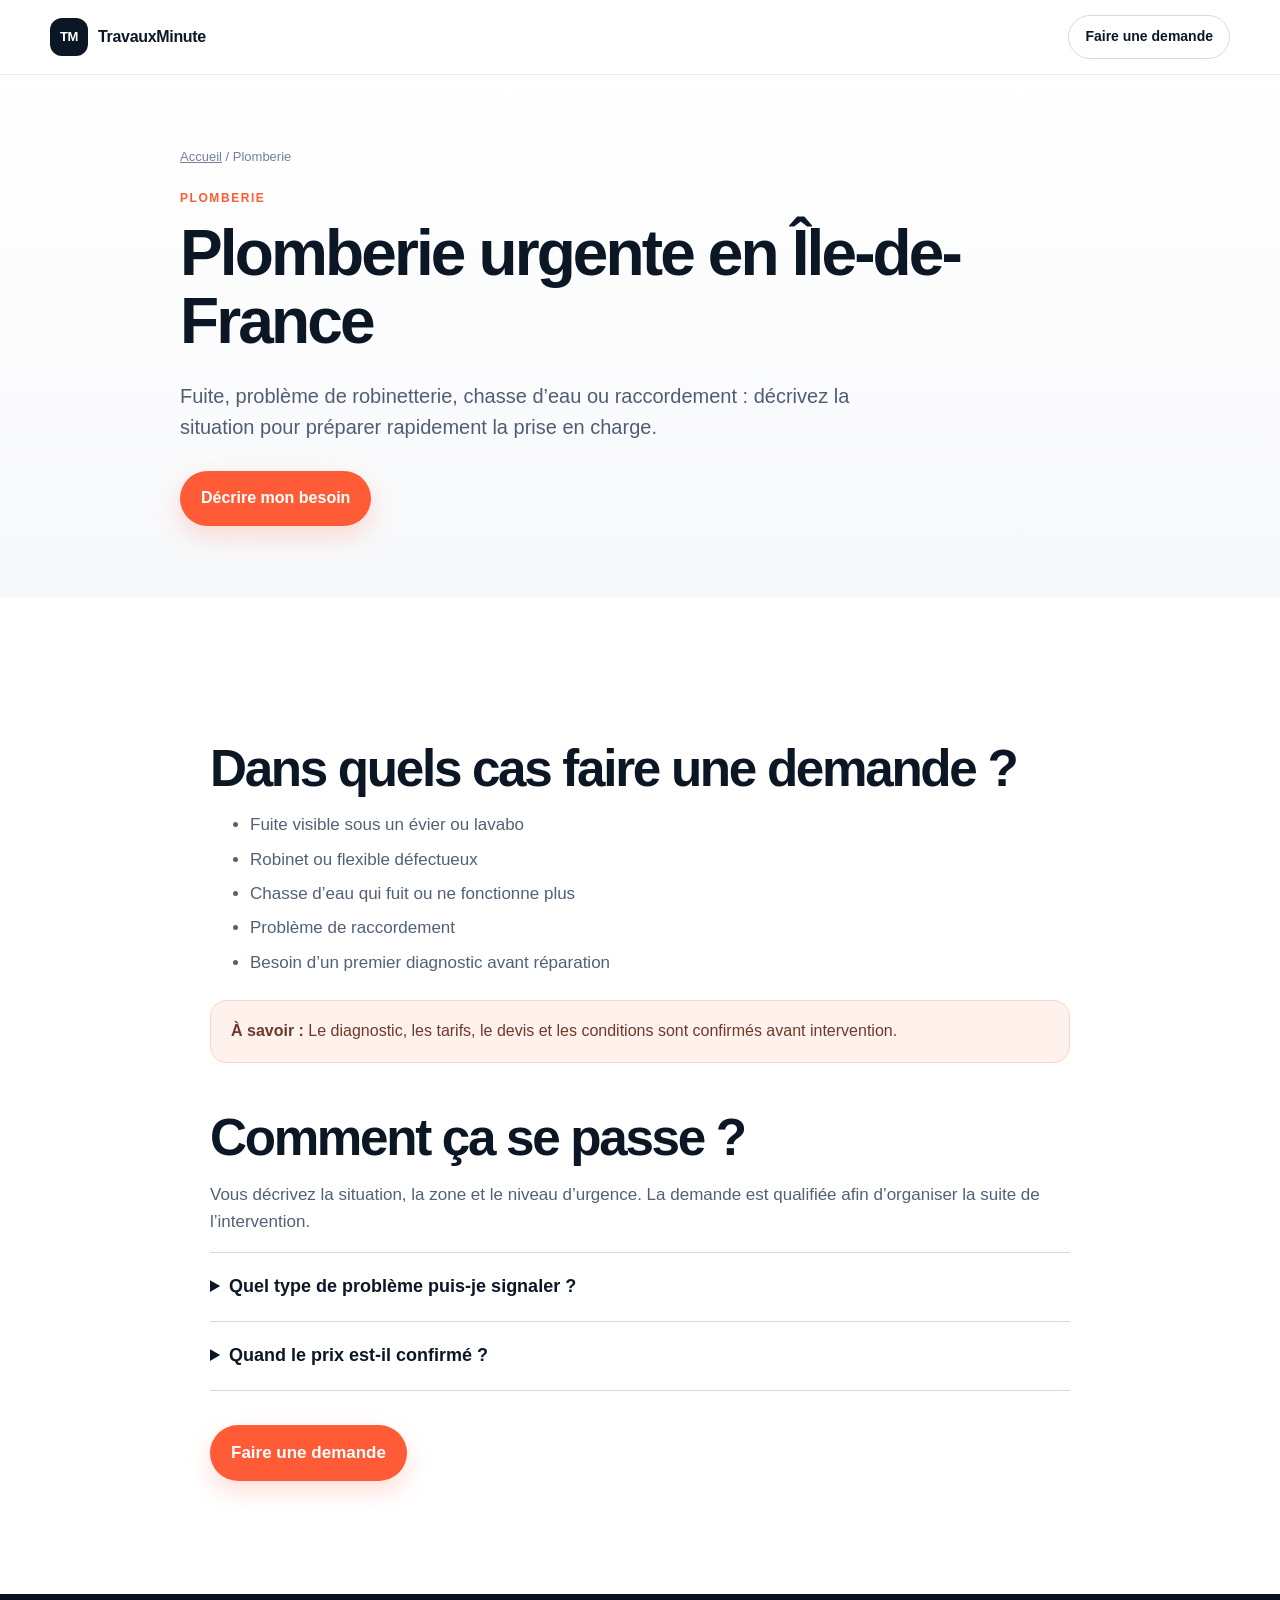
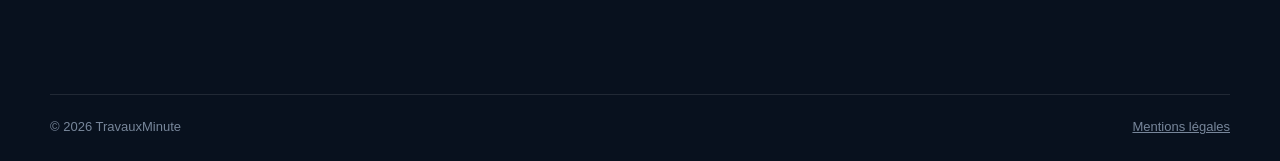
<file: urgence-plomberie-paris.html>
<!doctype html>
<html lang="fr">
<head>
  <meta charset="utf-8"><meta name="viewport" content="width=device-width,initial-scale=1">
  <title>Plomberie urgente en Île-de-France | TravauxMinute</title>
  <meta name="description" content="Fuite, problème de robinetterie, chasse d’eau ou raccordement : décrivez la situation pour préparer rapidement la prise en charge.">
  <link rel="stylesheet" href="styles.css">
  <link rel="canonical" href="https://travauxminute.fr/urgence-plomberie-paris.html">
</head>
<body>
<header class="site-header"><div class="container nav-wrap">
  <a class="brand" href="index.html"><span class="brand-mark">TM</span><span>TravauxMinute</span></a>
  <a class="btn btn-small btn-outline" href="index.html#demande">Faire une demande</a>
</div></header>
<main>
<section class="inner-hero">
  <div class="container">
    <div class="breadcrumbs"><a href="index.html">Accueil</a> / Plomberie</div>
    <p class="kicker">Plomberie</p>
    <h1>Plomberie urgente en Île-de-France</h1>
    <p class="hero-lead">Fuite, problème de robinetterie, chasse d’eau ou raccordement : décrivez la situation pour préparer rapidement la prise en charge.</p>
    <a class="btn btn-primary" href="index.html#demande">Décrire mon besoin</a>
  </div>
</section>
<section class="section">
  <div class="container content-wrap">
    <h2>Dans quels cas faire une demande ?</h2>
    <ul><li>Fuite visible sous un évier ou lavabo</li>
<li>Robinet ou flexible défectueux</li>
<li>Chasse d’eau qui fuit ou ne fonctionne plus</li>
<li>Problème de raccordement</li>
<li>Besoin d’un premier diagnostic avant réparation</li></ul>
    <div class="notice"><strong>À savoir :</strong> Le diagnostic, les tarifs, le devis et les conditions sont confirmés avant intervention.</div>
    <h2>Comment ça se passe ?</h2>
    <p>Vous décrivez la situation, la zone et le niveau d’urgence. La demande est qualifiée afin d’organiser la suite de l’intervention.</p>
    <div class="faq-list"><details><summary>Quel type de problème puis-je signaler ?</summary><p>Les demandes concernent actuellement les urgences liées à l’eau et les besoins de rénovation.</p></details>
<details><summary>Quand le prix est-il confirmé ?</summary><p>Les conditions et le devis sont confirmés avant intervention selon la nature du besoin.</p></details></div>
    <p style="margin-top:34px"><a class="btn btn-primary" href="index.html#demande">Faire une demande</a></p>
  </div>
</section>
</main>
<footer class="site-footer"><div class="container footer-bottom"><span>© 2026 TravauxMinute</span><a href="mentions-legales.html">Mentions légales</a></div></footer>
</body></html>
</file>
<file: styles.css>
:root{
  --ink:#0c1726;
  --ink-2:#16253a;
  --paper:#f5f1e9;
  --white:#ffffff;
  --line:#d9dde4;
  --muted:#677386;
  --accent:#ff5b36;
  --accent-dark:#db3e1f;
  --soft:#eef3f7;
  --radius:22px;
  --shadow:0 18px 55px rgba(9,25,44,.13);
  --max:1180px;
}
*{box-sizing:border-box}
html{scroll-behavior:smooth}
body{
  margin:0;
  font-family:Arial,Helvetica,sans-serif;
  color:var(--ink);
  background:#fff;
  line-height:1.55;
}
a{color:inherit}
button,input,select,textarea{font:inherit}
button{cursor:pointer}
.container{width:min(var(--max),calc(100% - 40px));margin:0 auto}
.skip-link{position:absolute;left:-999px;top:0;background:#fff;padding:10px;z-index:999}
.skip-link:focus{left:10px}
.site-header{
  position:sticky;top:0;z-index:50;
  background:rgba(255,255,255,.9);
  backdrop-filter:blur(18px);
  border-bottom:1px solid rgba(12,23,38,.08)
}
.nav-wrap{height:74px;display:flex;align-items:center;justify-content:space-between;gap:28px}
.brand{display:inline-flex;align-items:center;gap:10px;text-decoration:none;font-weight:800;letter-spacing:-.02em}
.brand-mark{
  display:grid;place-items:center;width:38px;height:38px;border-radius:12px;
  background:var(--ink);color:#fff;font-size:13px;letter-spacing:-.03em
}
.desktop-nav{display:flex;gap:28px;margin-left:auto}
.desktop-nav a{text-decoration:none;font-size:14px;color:#425066;font-weight:700}
.desktop-nav a:hover{color:var(--ink)}
.btn{
  display:inline-flex;align-items:center;justify-content:center;
  border-radius:999px;padding:14px 20px;border:1px solid transparent;
  text-decoration:none;font-weight:800;transition:.2s ease;min-height:48px
}
.btn-small{min-height:40px;padding:10px 16px;font-size:14px}
.btn-primary{background:var(--accent);color:#fff;box-shadow:0 10px 24px rgba(255,91,54,.2)}
.btn-primary:hover{background:var(--accent-dark);transform:translateY(-1px)}
.btn-outline{border-color:#d3dae3;background:#fff}
.btn-outline:hover,.btn-ghost:hover{border-color:#9aa7b7}
.btn-ghost{border-color:#d8dee6;background:transparent}
.btn-white{background:#fff;color:var(--ink)}
.hero{
  background:
    radial-gradient(circle at 82% 18%,rgba(255,91,54,.12),transparent 22%),
    linear-gradient(180deg,#fff 0%,#f7f8fa 100%);
  padding:72px 0 26px;border-bottom:1px solid #e9edf2
}
.hero-grid{display:grid;grid-template-columns:1.12fr .88fr;gap:70px;align-items:center}
.eyebrow,.kicker{font-size:12px;letter-spacing:.13em;text-transform:uppercase;font-weight:900;color:var(--accent)}
.eyebrow{display:flex;align-items:center;gap:8px}
.pulse{width:8px;height:8px;border-radius:50%;background:var(--accent);box-shadow:0 0 0 5px rgba(255,91,54,.12)}
h1,h2,h3{line-height:1.06;letter-spacing:-.045em;margin:0}
h1{font-size:clamp(44px,6vw,78px);max-width:850px}
h1 span{color:var(--accent)}
h2{font-size:clamp(34px,4vw,54px)}
h3{font-size:22px}
.hero-lead{font-size:20px;color:#4f5e72;max-width:700px;margin:26px 0 28px}
.hero-actions{display:flex;gap:12px;flex-wrap:wrap}
.hero-trust{display:flex;gap:16px;flex-wrap:wrap;margin-top:28px;color:#657287;font-size:13px}
.hero-trust span{display:flex;align-items:center;gap:6px}
.hero-trust span:before{content:"✓";color:var(--accent);font-weight:900}
.quick-card{
  background:var(--ink);color:#fff;border-radius:30px;padding:30px;
  box-shadow:var(--shadow);transform:rotate(.6deg)
}
.quick-card .kicker{color:#ffaf9a}
.quick-card h2{font-size:34px;margin:6px 0 24px}
.issue-grid{display:grid;grid-template-columns:1fr 1fr;gap:10px}
.issue-choice{
  display:flex;gap:10px;align-items:center;text-align:left;
  border:1px solid rgba(255,255,255,.14);background:rgba(255,255,255,.06);color:#fff;
  padding:14px;border-radius:16px;font-weight:800
}
.issue-choice:hover{background:rgba(255,255,255,.12)}
.microcopy{font-size:12px;line-height:1.45;color:#9aa6b8;margin:16px 0 0}
.stat-strip{
  margin-top:64px;background:#fff;border:1px solid #e4e8ee;border-radius:20px;
  display:grid;grid-template-columns:repeat(4,1fr);overflow:hidden
}
.stat-strip div{display:flex;align-items:center;gap:10px;padding:18px 22px;border-right:1px solid #e4e8ee}
.stat-strip div:last-child{border-right:0}
.stat-strip strong{color:var(--accent);font-size:18px}
.stat-strip span{font-size:14px;font-weight:800;color:#536176}
.section{padding:96px 0}
.section-alt{background:var(--paper)}
.split-copy{display:grid;grid-template-columns:1fr 1fr;gap:80px}
.body-large{font-size:19px;color:#516074}
.body-large p{margin-top:0}
.section-head{display:flex;justify-content:space-between;gap:40px;align-items:end;margin-bottom:42px}
.section-head>p{max-width:450px;color:#667589}
.section-head.narrow{max-width:760px}
.service-grid{display:grid;grid-template-columns:repeat(3,1fr);gap:16px}
.service-card{
  padding:28px;border-radius:22px;background:#fff;border:1px solid rgba(12,23,38,.08);
  min-height:275px;display:flex;flex-direction:column
}
.service-card.featured{background:var(--ink);color:#fff}
.service-card.featured p{color:#b9c3cf}
.service-icon{font-size:26px;margin-bottom:36px}
.service-card h3{margin-bottom:12px}
.service-card p{color:#647186;margin-top:0}
.service-card a{margin-top:auto;text-decoration:none;font-weight:900;color:var(--accent)}
.steps{display:grid;grid-template-columns:repeat(4,1fr);gap:16px;margin-top:42px}
.steps article{border-top:2px solid var(--ink);padding-top:20px}
.step-number{display:block;color:var(--accent);font-size:13px;font-weight:900;margin-bottom:34px}
.steps h3{font-size:23px;margin-bottom:12px}
.steps p{color:#677589}
.dark-section{background:var(--ink);color:#fff}
.paris-grid{display:grid;grid-template-columns:.9fr 1.1fr;gap:70px;align-items:center}
.kicker.light{color:#ffaf9a}
.light-copy{color:#b7c2cf;font-size:18px;max-width:540px}
.districts{display:grid;grid-template-columns:repeat(5,1fr);gap:8px}
.districts span{display:grid;place-items:center;height:60px;border-radius:14px;background:rgba(255,255,255,.065);border:1px solid rgba(255,255,255,.09);font-weight:800}
.request-section{background:#f7f9fb}
.request-grid{display:grid;grid-template-columns:.85fr 1.15fr;gap:70px;align-items:start}
.request-copy>p{font-size:18px;color:#5d6a7c}
.privacy-note{margin-top:28px;padding:18px;border-left:3px solid var(--accent);background:#fff;color:#546174}
.lead-form{background:#fff;border-radius:26px;padding:30px;box-shadow:var(--shadow);position:relative;overflow:hidden}
.form-progress{height:5px;background:#edf0f4;position:absolute;left:0;right:0;top:0}
.form-progress span{display:block;height:100%;width:25%;background:var(--accent);transition:.25s}
.form-step{display:none}
.form-step.active{display:block}
.form-label{color:var(--accent);font-weight:900;font-size:12px;text-transform:uppercase;letter-spacing:.09em}
.lead-form label{display:block;font-weight:800;margin:18px 0 7px}
.lead-form input,.lead-form select,.lead-form textarea{
  width:100%;border:1px solid #dce1e8;border-radius:13px;padding:14px;background:#fff;color:var(--ink);outline:none
}
.lead-form input:focus,.lead-form select:focus,.lead-form textarea:focus{border-color:#7a8da6;box-shadow:0 0 0 3px rgba(67,96,133,.08)}
.form-step>.btn{margin-top:22px;width:100%}
.form-actions{display:flex;gap:10px;margin-top:22px}
.form-actions .btn{flex:1}
.check-row{display:flex!important;gap:10px;align-items:flex-start;font-weight:400!important;font-size:14px;line-height:1.45}
.check-row input{width:auto;margin-top:4px}
.muted{font-weight:400;color:#8490a0}
.summary-box{background:#f6f8fa;border-radius:14px;padding:16px;color:#516074}
.form-success{display:none;text-align:center;padding:40px 12px}
.form-success.active{display:block}
.success-icon{width:60px;height:60px;margin:0 auto 16px;border-radius:50%;display:grid;place-items:center;background:#eaf7ef;color:#177840;font-size:26px;font-weight:900}
.faq-wrap{display:grid;grid-template-columns:.8fr 1.2fr;gap:80px}
.faq-list details{border-top:1px solid #d5d9df;padding:20px 0}
.faq-list details:last-child{border-bottom:1px solid #d5d9df}
.faq-list summary{font-weight:900;cursor:pointer;font-size:18px}
.faq-list p{color:#627085}
.cta-band{background:var(--accent);color:#fff;padding:56px 0}
.cta-band-inner{display:flex;align-items:center;justify-content:space-between;gap:30px}
.cta-band h2{font-size:clamp(30px,4vw,48px)}
.site-footer{background:#08111e;color:#d4dce6;padding:60px 0 24px}
.footer-grid{display:grid;grid-template-columns:1.5fr .7fr .7fr;gap:60px}
.footer-grid>div{display:flex;flex-direction:column;align-items:flex-start;gap:10px}
.footer-grid p{max-width:430px;color:#8998aa}
.footer-grid a{text-decoration:none;color:#cbd4df}
.footer-grid strong{color:#fff;margin-bottom:8px}
.footer-brand{color:#fff}
.footer-brand .brand-mark{background:#fff;color:var(--ink)}
.footer-bottom{display:flex;justify-content:space-between;border-top:1px solid rgba(255,255,255,.1);padding-top:22px;margin-top:40px;font-size:13px;color:#77869a}

/* internal pages */
.inner-hero{padding:72px 0;background:linear-gradient(180deg,#fff,#f7f8fa)}
.inner-hero .container{max-width:920px}
.inner-hero h1{font-size:clamp(42px,5vw,68px)}
.breadcrumbs{font-size:13px;color:#758196;margin-bottom:22px}
.content-wrap{max-width:860px}
.content-wrap h2{margin-top:48px}
.content-wrap p,.content-wrap li{font-size:17px;color:#536176}
.content-wrap li{margin-bottom:8px}
.notice{padding:18px 20px;border-radius:16px;background:#fff1ec;border:1px solid #ffd5ca;color:#6e3a2d;margin:24px 0}
.legal{max-width:900px}
.legal h1{font-size:48px}
.legal h2{font-size:30px;margin-top:42px}
.legal p,.legal li{color:#536176}

@media (max-width:900px){
  .desktop-nav{display:none}
  .hero{padding-top:42px}
  .hero-grid,.split-copy,.paris-grid,.request-grid,.faq-wrap{grid-template-columns:1fr;gap:38px}
  .quick-card{transform:none}
  .service-grid{grid-template-columns:1fr 1fr}
  .steps{grid-template-columns:1fr 1fr}
  .districts{grid-template-columns:repeat(4,1fr)}
  .stat-strip{grid-template-columns:1fr 1fr}
  .stat-strip div:nth-child(2){border-right:0}
  .stat-strip div:nth-child(-n+2){border-bottom:1px solid #e4e8ee}
  .footer-grid{grid-template-columns:1fr 1fr}
  .footer-grid>div:first-child{grid-column:1/-1}
}
@media (max-width:620px){
  .container{width:min(100% - 28px,var(--max))}
  .nav-wrap>.btn{display:none}
  .section{padding:70px 0}
  .hero-grid{gap:32px}
  h1{font-size:44px}
  .hero-lead{font-size:18px}
  .service-grid,.steps{grid-template-columns:1fr}
  .districts{grid-template-columns:repeat(3,1fr)}
  .section-head,.cta-band-inner{align-items:flex-start;flex-direction:column}
  .issue-grid{grid-template-columns:1fr}
  .footer-grid{grid-template-columns:1fr}
  .footer-grid>div:first-child{grid-column:auto}
  .footer-bottom{flex-direction:column;gap:6px}
}

.pricing-section{background:#fff}
.pricing-grid{display:grid;grid-template-columns:repeat(4,1fr);gap:14px;margin:10px 0 28px}
.price-card{border:1px solid #e0e5eb;border-radius:20px;padding:24px;background:#f8fafb;display:flex;flex-direction:column;gap:6px}
.price-card.highlight{background:var(--ink);color:#fff}
.price-label{font-size:13px;font-weight:800;color:#68758a}
.price-card.highlight .price-label{color:#b8c4d2}
.price-card strong{font-size:30px;letter-spacing:-.04em}
.price-card small{color:#7a8798}
.price-card.highlight small{color:#b8c4d2}
.pricing-table-wrap{overflow-x:auto;border:1px solid #e1e5ea;border-radius:20px}
.pricing-table{width:100%;border-collapse:collapse;min-width:700px;background:#fff}
.pricing-table th,.pricing-table td{padding:16px 18px;text-align:left;border-bottom:1px solid #e8ebef}
.pricing-table th{background:var(--ink);color:#fff;font-size:13px}
.pricing-table tr:last-child td{border-bottom:0}
.pricing-table td:last-child{font-weight:800}
.pricing-note{font-size:13px;color:#6b788a;margin-top:14px}
@media(max-width:900px){.pricing-grid{grid-template-columns:1fr 1fr}}
@media(max-width:620px){.pricing-grid{grid-template-columns:1fr}}


/* --- Mobile experience V4 --- */
.mobile-action-bar,
.mobile-reassurance,
.form-mobile-hint{display:none}

@media (max-width:620px){
  html{scroll-padding-top:70px}
  body{padding-bottom:calc(96px + env(safe-area-inset-bottom,0px))}
  .container{width:calc(100% - 28px)}

  .site-header{background:rgba(255,255,255,.96);backdrop-filter:blur(22px)}
  .nav-wrap{height:62px;gap:12px}
  .brand{font-size:16px}
  .brand-mark{width:34px;height:34px;border-radius:10px}

  .hero{
    padding:44px 0 24px;
    background:
      radial-gradient(circle at 88% 12%,rgba(255,91,54,.13),transparent 26%),
      linear-gradient(180deg,#fff 0%,#f7f8fa 100%);
  }
  .hero-grid{gap:32px}
  .eyebrow{font-size:10px;letter-spacing:.1em}
  h1{font-size:42px;line-height:.98;letter-spacing:-.055em}
  .hero .eyebrow{
    font-size:10px;line-height:1.6;letter-spacing:.1em;
    align-items:flex-start;margin-bottom:18px
  }
  .hero .pulse{flex-shrink:0;margin-top:4px}
  .hero h1{
    font-size:clamp(36px,10.5vw,42px);line-height:1.08;letter-spacing:-.045em
  }
  .hero-lead{font-size:17px;line-height:1.55;margin:22px 0 26px}
  .hero-actions{display:grid;grid-template-columns:1fr}
  .hero-actions .btn{width:100%;min-height:54px}
  .hero-actions .btn-ghost{display:none}
  .hero-trust{display:none}
  .mobile-reassurance{
    display:flex;gap:7px;flex-wrap:wrap;margin-top:14px
  }
  .mobile-reassurance span{
    font-size:11px;font-weight:800;color:#536176;background:#fff;
    border:1px solid #e2e7ed;border-radius:999px;padding:7px 9px
  }

  .quick-card{
    border-radius:24px;padding:22px 18px;box-shadow:0 16px 40px rgba(9,25,44,.17)
  }
  .quick-card h2{font-size:28px;margin-bottom:18px}
  .issue-grid{grid-template-columns:1fr 1fr;gap:8px}
  .issue-choice{
    min-height:70px;flex-direction:column;align-items:flex-start;justify-content:center;
    gap:5px;padding:12px;border-radius:15px;font-size:13px
  }
  .issue-choice:first-letter{font-size:20px}
  .quick-card .microcopy{font-size:11px}

  .stat-strip{
    margin-top:22px;grid-template-columns:1fr 1fr;border-radius:16px
  }
  .stat-strip div{padding:13px 12px;gap:7px}
  .stat-strip strong{font-size:15px}
  .stat-strip span{font-size:11px;line-height:1.25}

  .section{padding:58px 0}
  .intro-section{padding-top:64px}
  .split-copy{gap:22px}
  .body-large{font-size:17px}
  h2{font-size:36px;line-height:1.02}
  .section-head{gap:12px;margin-bottom:24px}
  .section-head>p{font-size:14px;margin:0}

  .service-grid{
    display:flex;overflow-x:auto;scroll-snap-type:x mandatory;gap:12px;
    margin-right:-14px;padding-right:14px;padding-bottom:6px;
    scrollbar-width:none
  }
  .service-grid::-webkit-scrollbar{display:none}
  .service-card{
    flex:0 0 84%;scroll-snap-align:start;min-height:255px;border-radius:20px;padding:23px
  }
  .service-icon{margin-bottom:24px}
  .service-card h3{font-size:25px}
  .service-card p{font-size:15px}

  .steps{
    display:flex;overflow-x:auto;scroll-snap-type:x mandatory;gap:12px;
    margin-right:-14px;padding-right:14px;padding-bottom:8px;scrollbar-width:none
  }
  .steps::-webkit-scrollbar{display:none}
  .steps article{
    flex:0 0 82%;scroll-snap-align:start;border:1px solid #e1e6ec;border-top:3px solid var(--ink);
    padding:20px;border-radius:18px;background:#fff
  }
  .step-number{margin-bottom:24px}
  .steps h3{font-size:24px}

  .dark-section{padding:60px 0}
  .paris-grid{gap:28px}
  .districts{grid-template-columns:1fr 1fr;gap:8px}
  .districts span{
    height:auto;min-height:58px;padding:10px;font-size:12px;text-align:center;line-height:1.2
  }

  .pricing-grid{grid-template-columns:1fr 1fr;gap:9px}
  .price-card{padding:18px 14px;border-radius:17px;min-height:130px}
  .price-card strong{font-size:25px}
  .price-card small{font-size:11px;line-height:1.3}
  .price-label{font-size:11px;line-height:1.25}
  .pricing-table-wrap{
    border:0;border-radius:0;margin-left:-14px;margin-right:-14px
  }
  .pricing-table{min-width:650px}
  .pricing-table th,.pricing-table td{padding:13px 14px;font-size:13px}
  .pricing-note{font-size:12px}

  .request-section{padding:58px 0 72px}
  .request-grid{gap:24px}
  .request-copy>p{font-size:16px}
  .privacy-note{font-size:13px;padding:14px}
  .lead-form{
    margin-left:-4px;margin-right:-4px;padding:24px 18px 20px;border-radius:22px;
    box-shadow:0 14px 38px rgba(9,25,44,.13)
  }
  .form-mobile-hint{display:block;margin:0 0 10px;color:#6d7a8c;font-size:13px}
  .lead-form label{font-size:14px}
  .lead-form input,.lead-form select,.lead-form textarea{
    font-size:16px; /* avoids iOS zoom */
    min-height:50px;border-radius:14px
  }
  .lead-form textarea{min-height:110px}
  .lead-form{scroll-margin-top:84px}
  .lead-form input,.lead-form select,.lead-form textarea{
    scroll-margin-top:84px;scroll-margin-bottom:24px
  }
  /* Keep navigation below the fields, including when the keyboard is open. */
  .form-actions{position:static;margin-top:24px;padding-top:0}
  .form-actions .btn{min-width:0;font-size:14px;padding-inline:12px}
  .form-actions .btn{min-height:52px}

  .faq-wrap{gap:24px}
  .faq-list summary{font-size:16px;line-height:1.3;padding-right:8px}
  .faq-list details{padding:18px 0}
  .faq-list p{font-size:14px}

  .cta-band{padding:46px 0}
  .cta-band .btn{width:100%}
  .site-footer{padding-bottom:28px}

  .mobile-action-bar{
    position:fixed;display:grid;grid-template-columns:.9fr 1.1fr;
    left:10px;right:10px;bottom:10px;z-index:100;
    background:rgba(255,255,255,.94);backdrop-filter:blur(18px);
    border:1px solid rgba(12,23,38,.1);border-radius:20px;padding:7px;
    box-shadow:0 14px 38px rgba(8,17,30,.22);
    padding-bottom:max(7px,env(safe-area-inset-bottom));
  }
  /* The form has its own actions; a second fixed bar would obscure inputs. */
  body.form-in-view .mobile-action-bar{display:none}
  body:has(.lead-form :focus) .mobile-action-bar{display:none}
  .mobile-action{
    min-height:56px;border-radius:15px;text-decoration:none;
    display:flex;align-items:center;justify-content:center;gap:7px;font-size:13px
  }
  .mobile-action span{font-size:17px}
  .secondary-action{color:var(--ink)}
  .primary-action{background:var(--accent);color:#fff}
}

/* extra-small phones */
@media (max-width:360px){
  h1{font-size:38px}
  .issue-grid{grid-template-columns:1fr}
  .issue-choice{min-height:58px;flex-direction:row;align-items:center}
  .pricing-grid{grid-template-columns:1fr}
}
</file>
